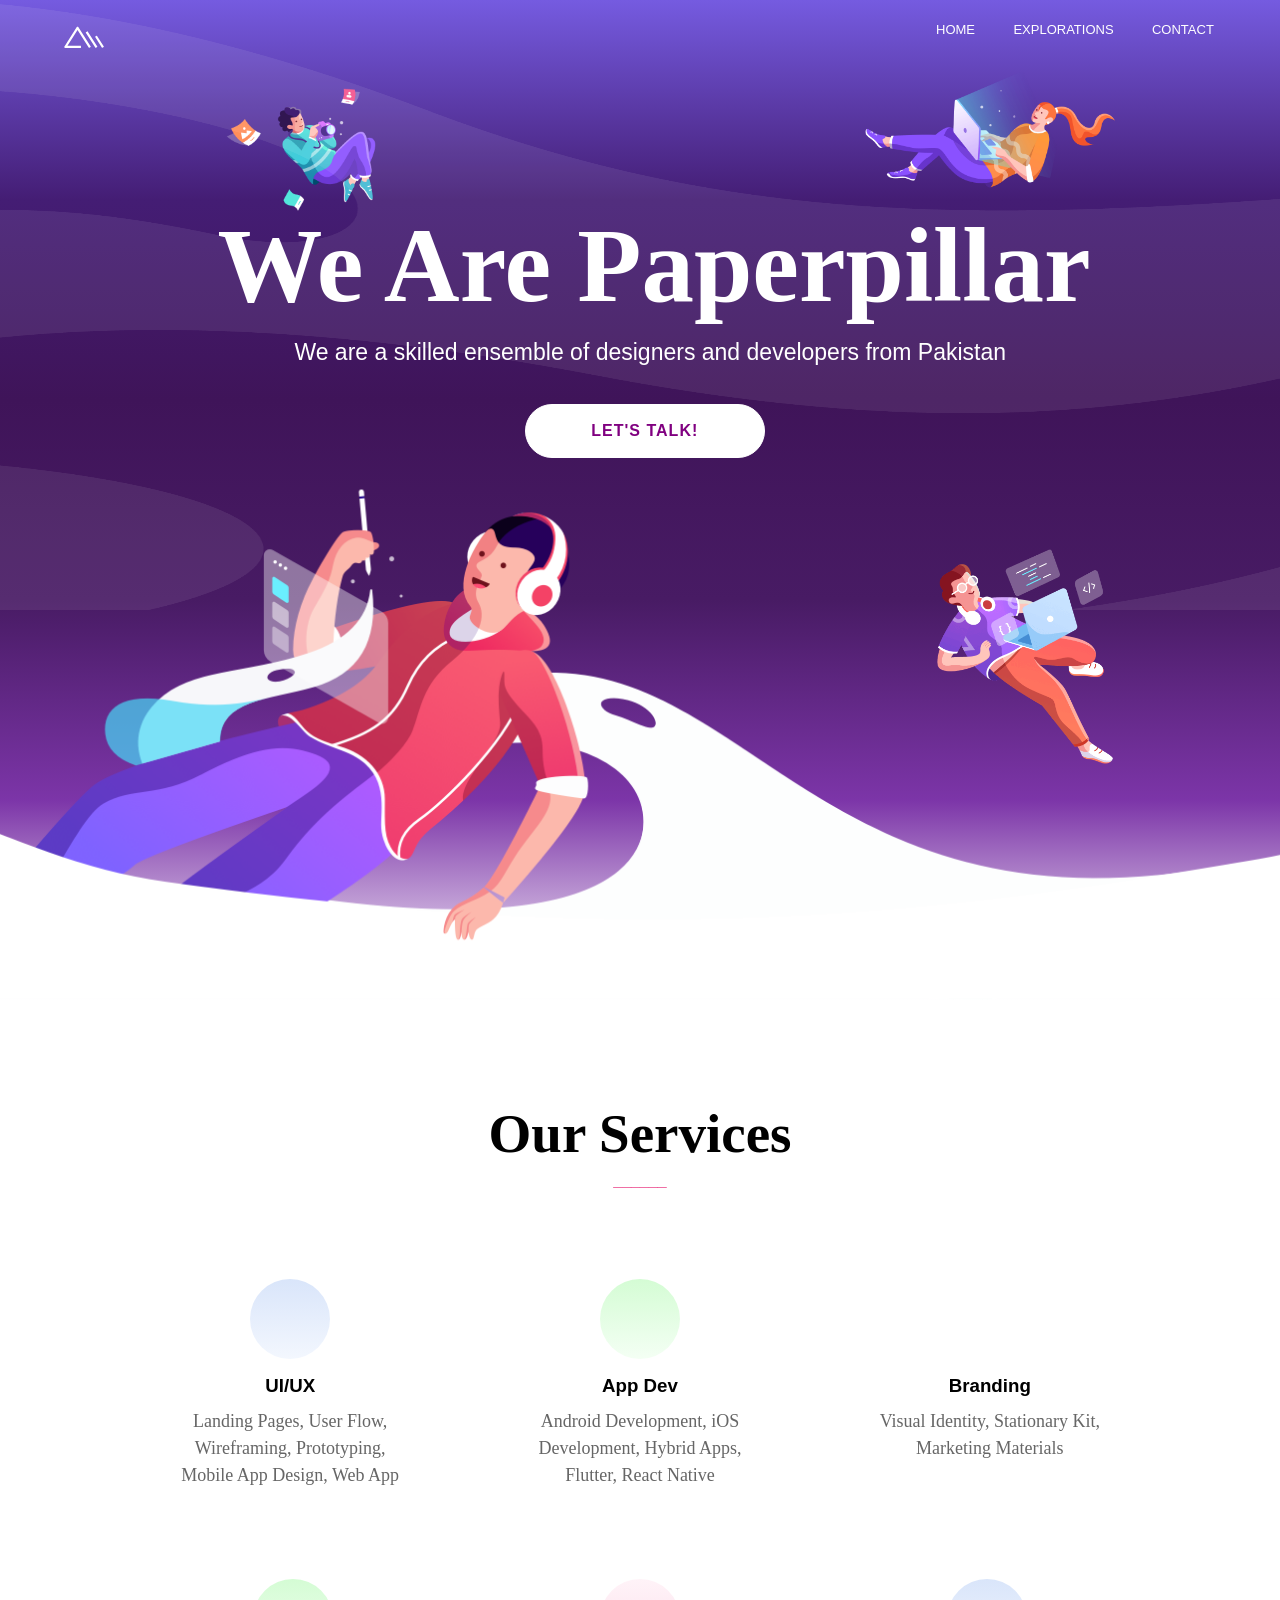
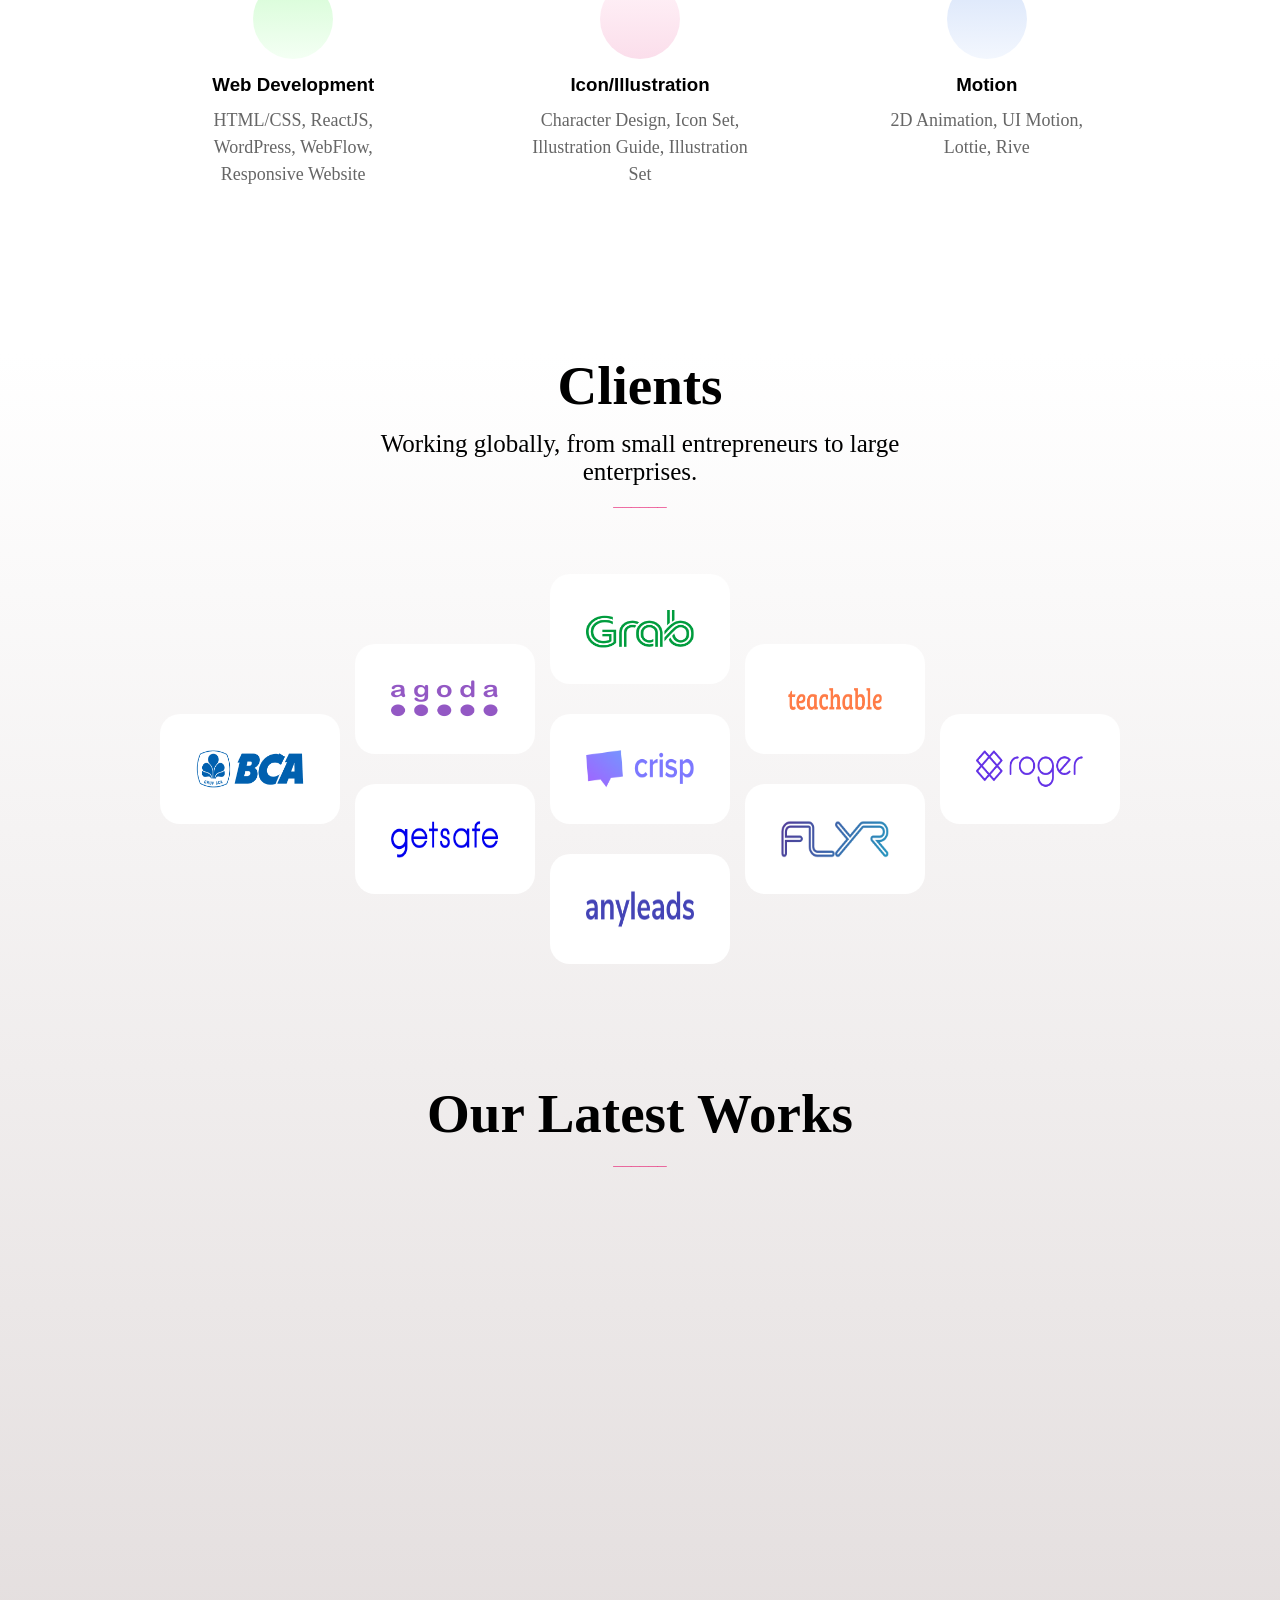
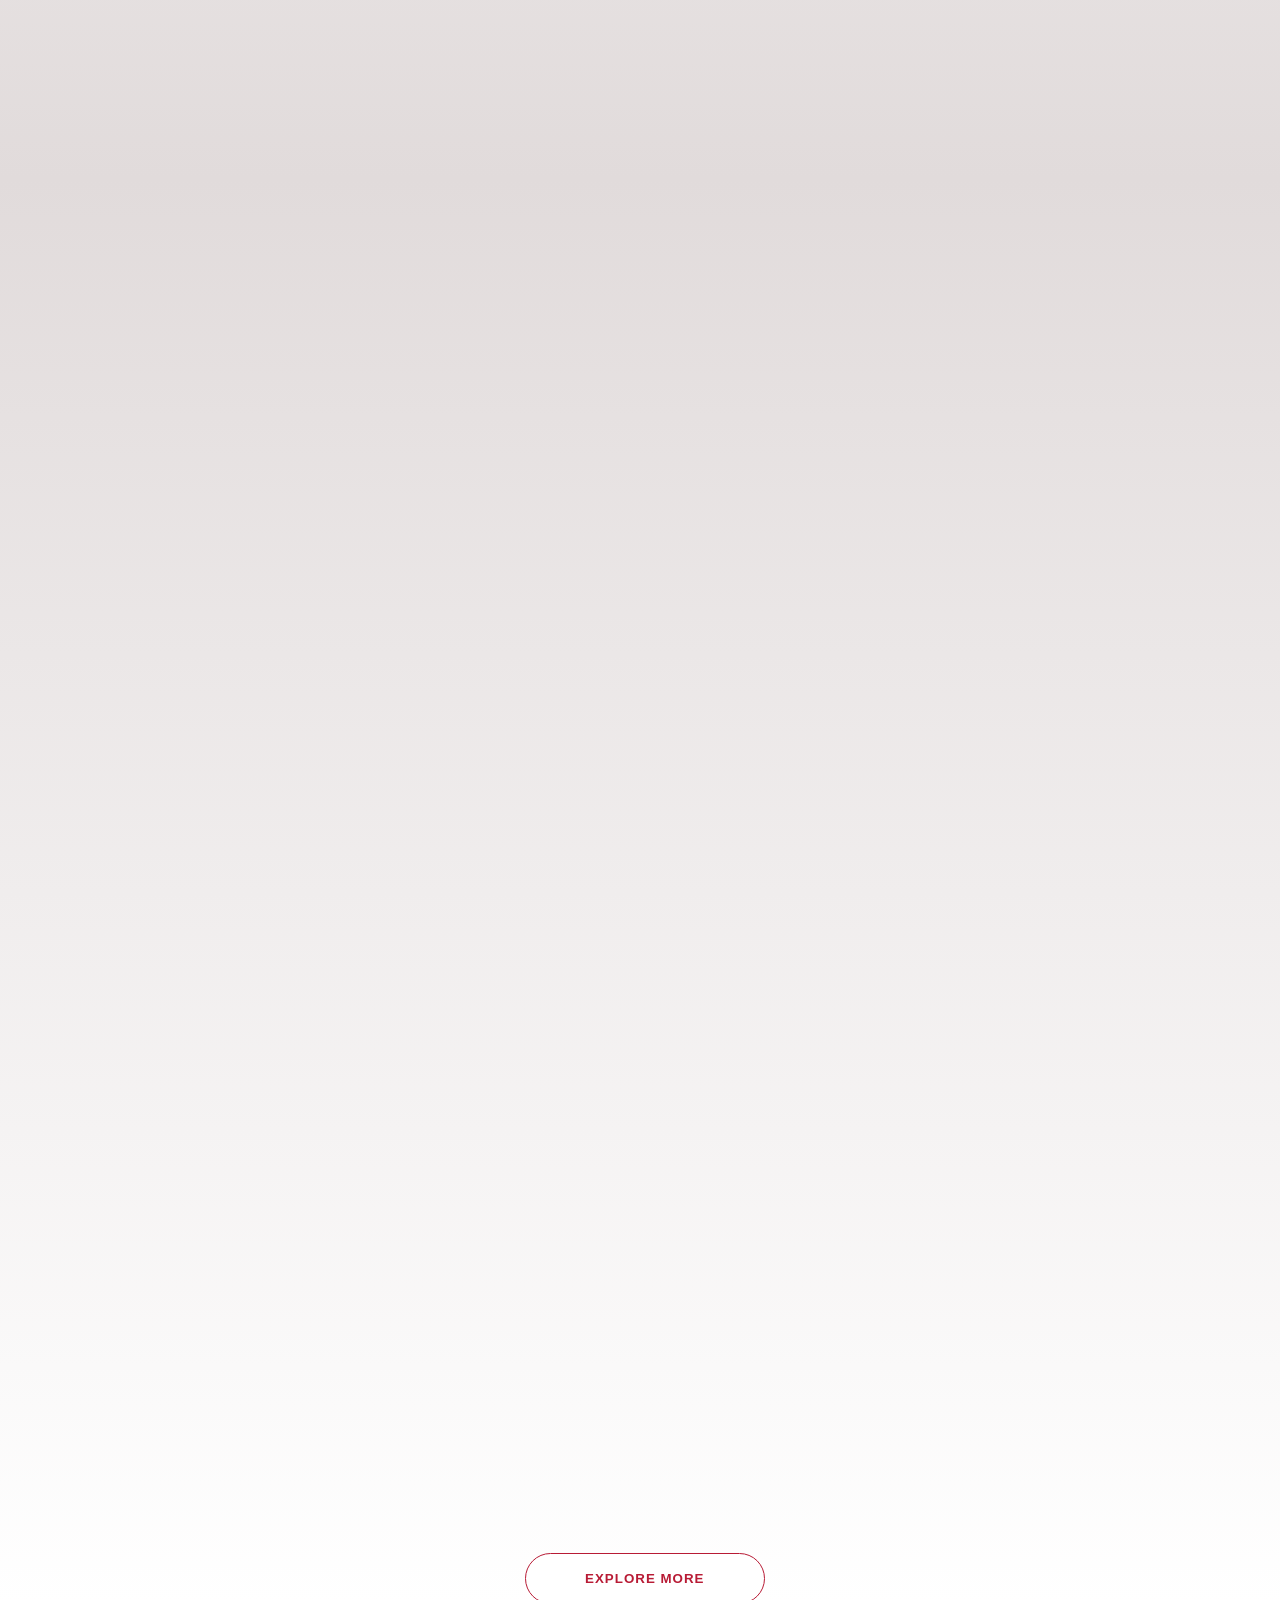
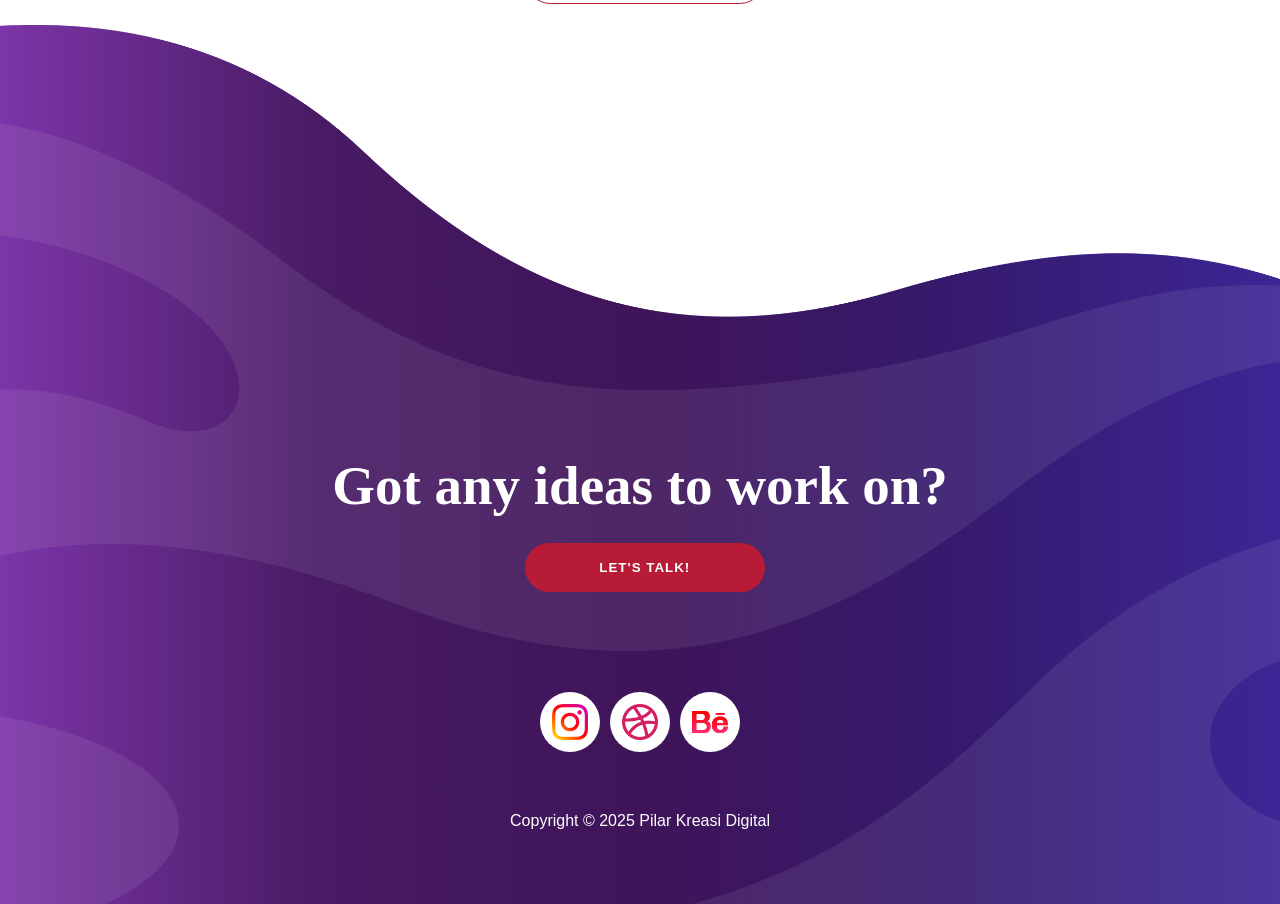
<file: files/index.html>
<!DOCTYPE html>
<html lang="en">
<head>
    <meta charset="UTF-8">
    <meta name="viewport" content="width=device-width, initial-scale=1.0">
    <title>Paperpillar</title>
    <link rel="stylesheet" href="style.css">
    <link href="../aos-master/aos-master/dist/aos.css" rel="stylesheet"> 

    <script src="jquery-3.7.1.js"></script>
    <script src="../jquery validation/dist/jquery.validate.min.js"></script>
    <script src="script.js"></script>
    <script src="../aos-master/aos-master/dist/aos.js"></script>
</head>
<body id="s-body">

    <div id="s-bg-wrapper">

        <header id="s-header">
            <div class="s-logo">
                <a href="index.html"><img src="../images/logo.svg"></a>
            </div>
            <a href="index.html" class="s-navbar" id="s-nav1">HOME</a>
            <a href="explorations.html" class="s-navbar">EXPLORATIONS</a>
            <a href="contact.html" class="s-navbar">CONTACT</a>
        </header>
        
        <section class="s-one">
            <h1 id="s-one-heading">We Are Paperpillar</h1>
            <p id="s-one-p">We are a skilled ensemble of designers and developers from Pakistan</p> 
                    <span class="s-button" id="s-button-one">LET'S TALK!</span>
                    <span id="s-mail"><img src="../images/mail.png"></span>
        </section>

    </div>

    <section class="s-two">

        <h1 class="s-heading">Our Services</h1>
        <p class="s-divider">______</p>

        <div class="s-flex">

            <div class="s-flex1">
                <div class="s-img" id="s-img1">
                    <img src="../images/uiux.png" data-aos="flip-left" data-aos-easing="ease-out-cubic" data-aos-duration="2000">
                </div>
                <h3 class="s-flex-h">UI/UX</h3>
                <p class="s-flex-p">Landing Pages, User Flow, Wireframing, Prototyping, Mobile App Design, Web App</p>
            </div>

            <div class="s-flex1">
                <div class="s-img" id="s-img2">
                    <img src="../images/app development.png" data-aos="flip-left" data-aos-easing="ease-out-cubic" data-aos-duration="2000">
                </div>
                <h3 class="s-flex-h">App Dev</h3>
                <p class="s-flex-p">Android Development, iOS Development, Hybrid Apps, Flutter, React Native</p>
            </div>

            <div class="s-flex1">
                <div class="s-img" id="s-img3" data-aos="flip-left" data-aos-easing="ease-out-cubic" data-aos-duration="2000">
                    <img src="../images/branding.png">
                </div>
                <h3 class="s-flex-h">Branding</h3>
                <p class="s-flex-p">Visual Identity, Stationary Kit, Marketing Materials</p>
            </div>

        </div>

        <div class="s-flex">

            <div class="s-flex2">
                <div class="s-img" id="s-img4">
                    <img src="../images/web development.png" data-aos="flip-left" data-aos-easing="ease-out-cubic" data-aos-duration="2000">
                </div>
                <h3 class="s-flex-h">Web Development</h3>
                <p class="s-flex-p">HTML/CSS, ReactJS, WordPress, WebFlow, Responsive Website</p>
            </div>

            <div class="s-flex2">
                <div class="s-img" id="s-img5">
                    <img src="../images/illustration.png" data-aos="flip-left" data-aos-easing="ease-out-cubic" data-aos-duration="2000">
                </div>
                <h3 class="s-flex-h">Icon/Illustration</h3>
                <p class="s-flex-p">Character Design, Icon Set, Illustration Guide, Illustration Set</p>
            </div>

            <div class="s-flex2">
                <div class="s-img" id="s-img6">
                    <img src="../images/motion.png" data-aos="flip-left" data-aos-easing="ease-out-cubic" data-aos-duration="2000">
                </div>
                <h3 class="s-flex-h">Motion</h3>
                <p class="s-flex-p">2D Animation, UI Motion, Lottie, Rive</p>
            </div>

        </div>
    </section>

<div class="s-grey-bg">

    <section class="s-three">

        <h1 class="s-heading">Clients</h1>
        <p class="s-three-p">Working globally, from small entrepreneurs to large <span>enterprises.</span></p>
        <p class="s-divider">______</p>

        <div class="s-grid">
            <div class="s-grid1">
                <img src="../images/BCA.png">
            </div>
            <div class="s-grid2">
                <img src="../images/agoda.png">
            </div>
            <div class="s-grid3">
                <img src="../images/getsafe.png">
            </div>
            <div class="s-grid4">
                <img src="../images/grab.png">
            </div>
            <div class="s-grid5">
                <img src="../images/crisp.png">
            </div>
            <div class="s-grid6">
                <img src="../images/anyleads.png">
            </div>
            <div class="s-grid7">
                <img src="../images/teachable.png">
            </div>
            <div class="s-grid8">
                <img src="../images/flyr.png">
            </div>
            <div class="s-grid9">
                <img src="../images/roger.png">
            </div>
        </div>

    </section>

    <section class="s-four">

        <h1 class="s-heading">Our Latest Works</h1>
        <p class="s-divider">______</p>
            
        <div class="s-box s-box1" data-aos="fade-right" data-aos-duration="1000">
            <div class="s-box-img s-box-img1">
                <img src="../images/box1.png">
            </div>
            <div class="s-boxtext1">
                <h1>Dongengin</h1>
                <p>Design & App Development for Children's Book App</p>
                <button class="s-button1">VIEW CASE STUDY</button>
            </div>
        </div>

        <div class="s-box s-box2" data-aos="fade-left" data-aos-duration="1000">
                <div class="s-box-img s-box-img2">
                    <img src="../images/box2.png">
                </div>
            
            <div class="s-boxtext2">
                <h1>Swypebites</h1>
                <p>Illustrations for Livestreaming Commerce Platform</p>
                <button class="s-button2">VIEW CASE STUDY</button>
            </div>
        </div>


        <div class="s-box s-box3" data-aos="fade-right" data-aos-duration="1000">
            <div class="s-box-img s-box-img3">
                <img src="../images/box3.png">
            </div>
            <div class="s-boxtext1">
                <h1>Crisp</h1>
                <p>Clean Design for a Customer Messaging App</p>
                <button class="s-button3">VIEW CASE STUDY</button>
            </div>
        </div>

       
        <div class="s-box s-box4" data-aos="fade-left" data-aos-duration="1000">
            <div class="s-box-img s-box-img4">
                <img src="../images/box4.png">
            </div>
            <div class="s-boxtext2 s-boxtext4">
                <h1>HoopsAI</h1>
                <p>Branding for a Content Generation Platform</p>
                <button class="s-button4">VIEW CASE STUDY</button>
            </div>
        </div>
        <a href="explorations.html"><button class="s-button" id="s-button-four">EXPLORE MORE</button></a>

    </section>

</div>

    <footer class="s-footer">
        <div class="s-footer-img"></div>
        <div class="s-footer-text">
            <h1 class="s-heading s-four-heading">Got any ideas to work on?</h1>
            <button class="s-button s-button-footer">LET'S TALK!</button>
            <div class="s-socials">
                <a href="https://www.instagram.com/paperpillar/" target="_blank" class="s-imgwrapper"><img src="../images/instagram.png"></a>
                <a href="https://dribbble.com/paperpillar" target="_blank" class="s-imgwrapper"><img src="../images/dribble.png"></a>
                <a href="https://www.behance.net/paperpillarstudio" target="_blank" class="s-imgwrapper"><img src="../images/behance.png"></a>
            </div>
            <p class="s-copyright">Copyright &copy; 2025 Pilar Kreasi Digital</p>
        </div>
    </footer>

</body>
</html>
</file>
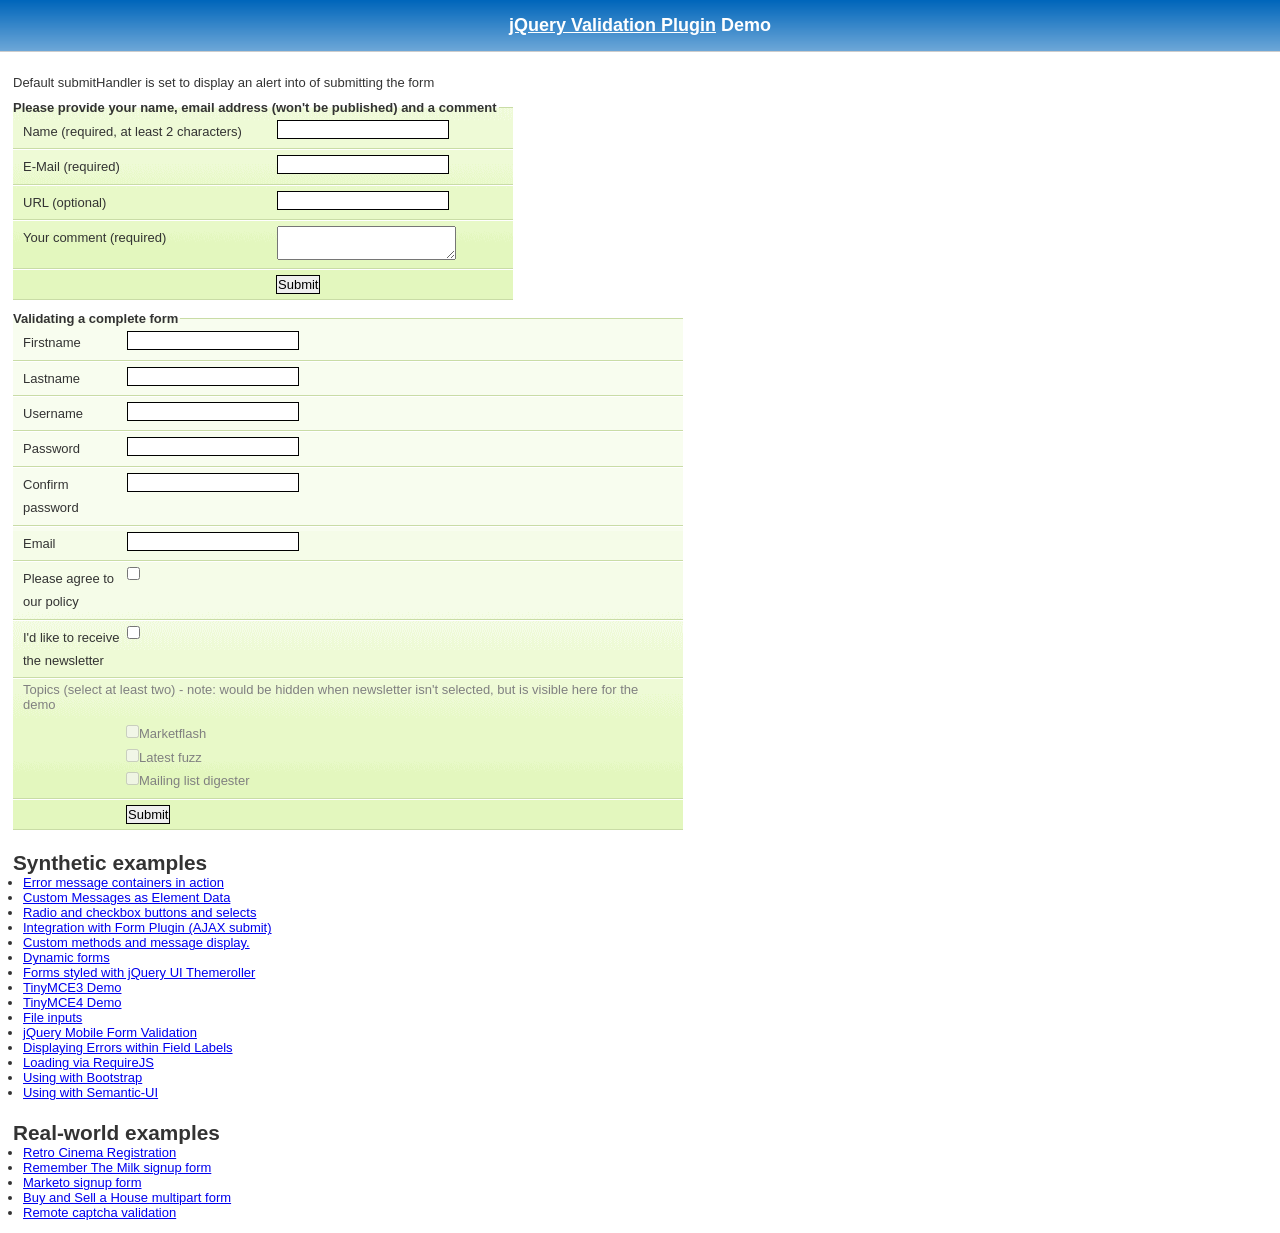
<file: jquery validation/demo/index.html>
<!DOCTYPE html>
<html lang="en">
<head>
	<meta charset="utf-8">
	<title>jQuery validation plug-in - main demo</title>
	<link rel="stylesheet" href="css/screen.css">
	<script src="../lib/jquery.js"></script>
	<script src="../dist/jquery.validate.js"></script>
	<script>
	$.validator.setDefaults({
		submitHandler: function() {
			alert("submitted!");
		}
	});

	$().ready(function() {
		// validate the comment form when it is submitted
		$("#commentForm").validate();

		// validate signup form on keyup and submit
		$("#signupForm").validate({
			rules: {
				firstname: "required",
				lastname: "required",
				username: {
					required: true,
					minlength: 2
				},
				password: {
					required: true,
					minlength: 5
				},
				confirm_password: {
					required: true,
					minlength: 5,
					equalTo: "#password"
				},
				email: {
					required: true,
					email: true
				},
				topic: {
					required: "#newsletter:checked",
					minlength: 2
				},
				agree: "required"
			},
			messages: {
				firstname: "Please enter your firstname",
				lastname: "Please enter your lastname",
				username: {
					required: "Please enter a username",
					minlength: "Your username must consist of at least 2 characters"
				},
				password: {
					required: "Please provide a password",
					minlength: "Your password must be at least 5 characters long"
				},
				confirm_password: {
					required: "Please provide a password",
					minlength: "Your password must be at least 5 characters long",
					equalTo: "Please enter the same password as above"
				},
				email: "Please enter a valid email address",
				agree: "Please accept our policy",
				topic: "Please select at least 2 topics"
			}
		});

		// propose username by combining first- and lastname
		$("#username").focus(function() {
			var firstname = $("#firstname").val();
			var lastname = $("#lastname").val();
			if (firstname && lastname && !this.value) {
				this.value = firstname + "." + lastname;
			}
		});

		//code to hide topic selection, disable for demo
		var newsletter = $("#newsletter");
		// newsletter topics are optional, hide at first
		var inital = newsletter.is(":checked");
		var topics = $("#newsletter_topics")[inital ? "removeClass" : "addClass"]("gray");
		var topicInputs = topics.find("input").attr("disabled", !inital);
		// show when newsletter is checked
		newsletter.click(function() {
			topics[this.checked ? "removeClass" : "addClass"]("gray");
			topicInputs.attr("disabled", !this.checked);
		});
	});
	</script>
	<style>
	#commentForm {
		width: 500px;
	}
	#commentForm label {
		width: 250px;
	}
	#commentForm label.error, #commentForm input.submit {
		margin-left: 253px;
	}
	#signupForm {
		width: 670px;
	}
	#signupForm label.error {
		margin-left: 10px;
		width: auto;
		display: inline;
	}
	#newsletter_topics label.error {
		display: none;
		margin-left: 103px;
	}
	</style>
</head>
<body>
<h1 id="banner"><a href="https://jqueryvalidation.org/">jQuery Validation Plugin</a> Demo</h1>
<div id="main">
	<p>Default submitHandler is set to display an alert into of submitting the form</p>
	<form class="cmxform" id="commentForm" method="get" action="">
		<fieldset>
			<legend>Please provide your name, email address (won't be published) and a comment</legend>
			<p>
				<label for="cname">Name (required, at least 2 characters)</label>
				<input id="cname" name="name" minlength="2" type="text" required>
			</p>
			<p>
				<label for="cemail">E-Mail (required)</label>
				<input id="cemail" type="email" name="email" required>
			</p>
			<p>
				<label for="curl">URL (optional)</label>
				<input id="curl" type="url" name="url">
			</p>
			<p>
				<label for="ccomment">Your comment (required)</label>
				<textarea id="ccomment" name="comment" required></textarea>
			</p>
			<p>
				<input class="submit" type="submit" value="Submit">
			</p>
		</fieldset>
	</form>
	<form class="cmxform" id="signupForm" method="get" action="">
		<fieldset>
			<legend>Validating a complete form</legend>
			<p>
				<label for="firstname">Firstname</label>
				<input id="firstname" name="firstname" type="text">
			</p>
			<p>
				<label for="lastname">Lastname</label>
				<input id="lastname" name="lastname" type="text">
			</p>
			<p>
				<label for="username">Username</label>
				<input id="username" name="username" type="text">
			</p>
			<p>
				<label for="password">Password</label>
				<input id="password" name="password" type="password">
			</p>
			<p>
				<label for="confirm_password">Confirm password</label>
				<input id="confirm_password" name="confirm_password" type="password">
			</p>
			<p>
				<label for="email">Email</label>
				<input id="email" name="email" type="email">
			</p>
			<p>
				<label for="agree">Please agree to our policy</label>
				<input type="checkbox" class="checkbox" id="agree" name="agree">
			</p>
			<p>
				<label for="newsletter">I'd like to receive the newsletter</label>
				<input type="checkbox" class="checkbox" id="newsletter" name="newsletter">
			</p>
			<fieldset id="newsletter_topics">
				<legend>Topics (select at least two) - note: would be hidden when newsletter isn't selected, but is visible here for the demo</legend>
				<label for="topic_marketflash">
					<input type="checkbox" id="topic_marketflash" value="marketflash" name="topic">Marketflash
				</label>
				<label for="topic_fuzz">
					<input type="checkbox" id="topic_fuzz" value="fuzz" name="topic">Latest fuzz
				</label>
				<label for="topic_digester">
					<input type="checkbox" id="topic_digester" value="digester" name="topic">Mailing list digester
				</label>
				<label for="topic" class="error">Please select at least two topics you'd like to receive.</label>
			</fieldset>
			<p>
				<input class="submit" type="submit" value="Submit">
			</p>
		</fieldset>
	</form>
	<h3>Synthetic examples</h3>
	<ul>
		<li><a href="errorcontainer-demo.html">Error message containers in action</a>
		</li>
		<li><a href="custom-messages-data-demo.html">Custom Messages as Element Data</a>
		</li>
		<li><a href="radio-checkbox-select-demo.html">Radio and checkbox buttons and selects</a>
		</li>
		<li><a href="ajaxSubmit-integration-demo.html">Integration with Form Plugin (AJAX submit)</a>
		</li>
		<li><a href="custom-methods-demo.html">Custom methods and message display.</a>
		</li>
		<li><a href="dynamic-totals.html">Dynamic forms</a>
		</li>
		<li><a href="themerollered.html">Forms styled with jQuery UI Themeroller</a>
		</li>
		<li><a href="tinymce/">TinyMCE3 Demo</a>
		</li>
		<li><a href="tinymce4/">TinyMCE4 Demo</a>
		</li>
		<li><a href="file_input.html">File inputs</a>
		</li>
		<li><a href="jquerymobile.html">jQuery Mobile Form Validation</a>
		</li>
		<li><a href="errors-within-labels.html">Displaying Errors within Field Labels</a>
		</li>
		<li><a href="requirejs/index.html">Loading via RequireJS</a>
		</li>
		<li><a href="bootstrap/index.html">Using with Bootstrap</a>
		</li>
		<li><a href="semantic-ui/index.html">Using with Semantic-UI</a>
		</li>
	</ul>
	<h3>Real-world examples</h3>
	<ul>
		<li><a href="cinema/">Retro Cinema Registration</a></li>
		<li><a href="milk/">Remember The Milk signup form</a></li>
		<li><a href="marketo/">Marketo signup form</a></li>
		<li><a href="multipart/">Buy and Sell a House multipart form</a></li>
		<li><a href="captcha/">Remote captcha validation</a></li>
	</ul>
</div>
</body>
</html>
</file>
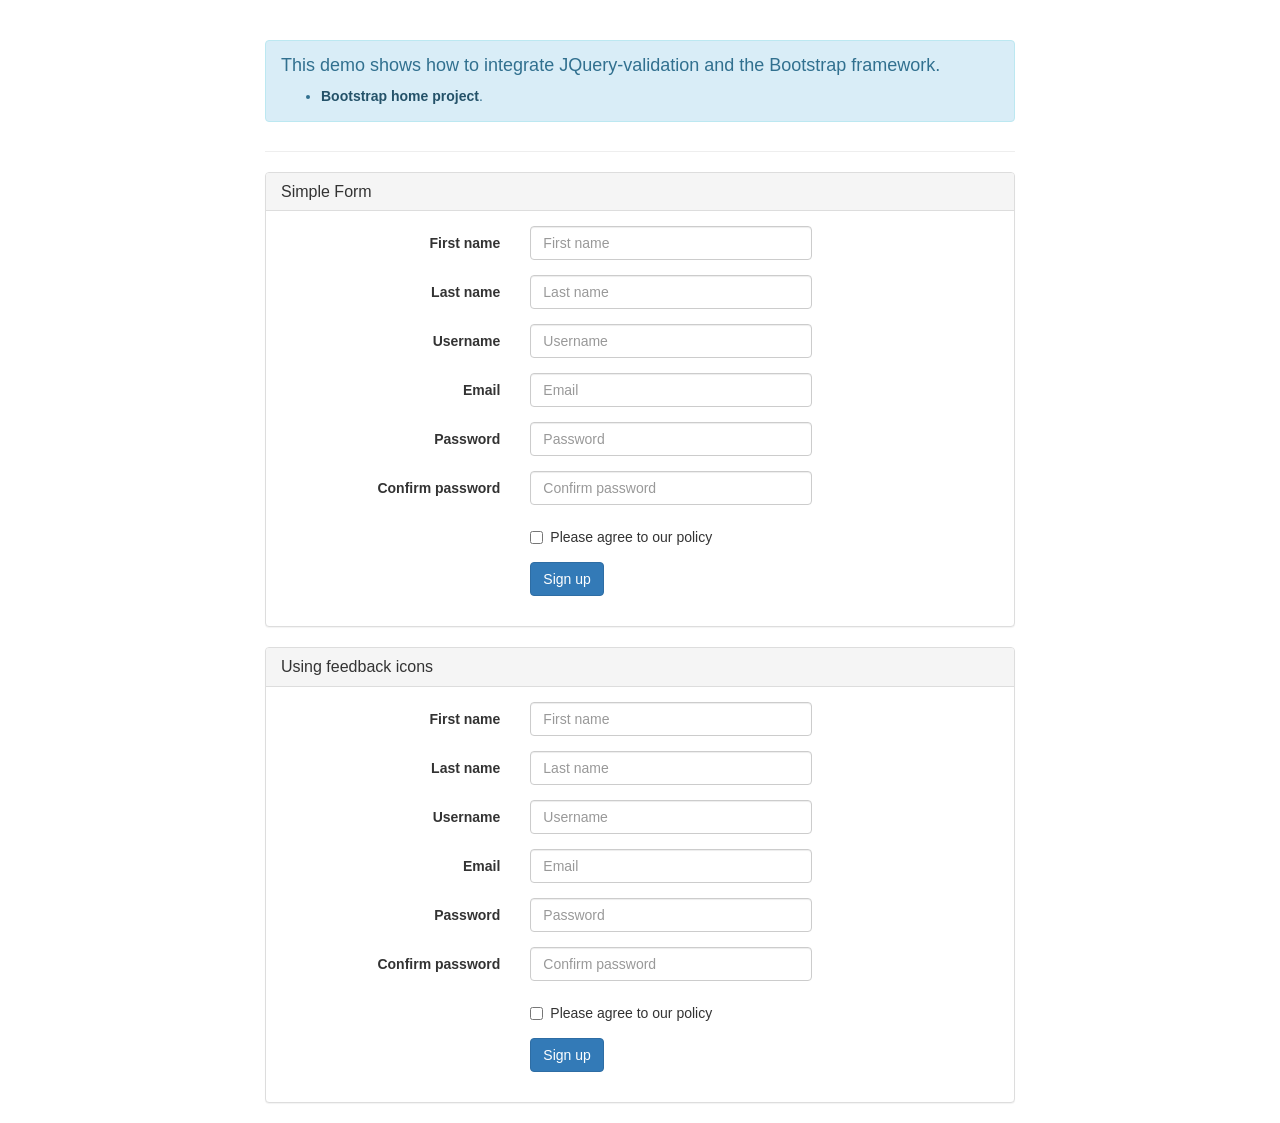
<file: jquery validation/demo/bootstrap/index.html>
<!DOCTYPE html>
<html>
<head>
	<title>JQuery-validation demo | Bootstrap</title>

	<link rel="stylesheet" href="https://maxcdn.bootstrapcdn.com/bootstrap/3.3.5/css/bootstrap.min.css" />

	<script type="text/javascript" src="../../lib/jquery-1.11.1.js"></script>
	<script type="text/javascript" src="../../dist/jquery.validate.js"></script>
</head>
<body>
	<div class="container">
		<div class="row">
			<div class="col-sm-8 col-sm-offset-2">
				<div class="page-header">
					<div class="alert alert-info" role="alert">
						<h4>This demo shows how to integrate JQuery-validation and the Bootstrap framework.</h4>
						<ul>
							<li><a href="https://getbootstrap.com/" class="alert-link">Bootstrap home project</a>.</li>
						</ul>
					</div>
				</div>

				<div class="panel panel-default">
					<div class="panel-heading">
						<h3 class="panel-title">Simple Form</h3>
					</div>
					<div class="panel-body">
						<form id="signupForm" method="post" class="form-horizontal" action="">
							<div class="form-group">
								<label class="col-sm-4 control-label" for="firstname">First name</label>
								<div class="col-sm-5">
									<input type="text" class="form-control" id="firstname" name="firstname" placeholder="First name" />
								</div>
							</div>

							<div class="form-group">
								<label class="col-sm-4 control-label" for="lastname">Last name</label>
								<div class="col-sm-5">
									<input type="text" class="form-control" id="lastname" name="lastname" placeholder="Last name" />
								</div>
							</div>

							<div class="form-group">
								<label class="col-sm-4 control-label" for="username">Username</label>
								<div class="col-sm-5">
									<input type="text" class="form-control" id="username" name="username" placeholder="Username" />
								</div>
							</div>

							<div class="form-group">
								<label class="col-sm-4 control-label" for="email">Email</label>
								<div class="col-sm-5">
									<input type="text" class="form-control" id="email" name="email" placeholder="Email" />
								</div>
							</div>

							<div class="form-group">
								<label class="col-sm-4 control-label" for="password">Password</label>
								<div class="col-sm-5">
									<input type="password" class="form-control" id="password" name="password" placeholder="Password" />
								</div>
							</div>

							<div class="form-group">
								<label class="col-sm-4 control-label" for="confirm_password">Confirm password</label>
								<div class="col-sm-5">
									<input type="password" class="form-control" id="confirm_password" name="confirm_password" placeholder="Confirm password" />
								</div>
							</div>

							<div class="form-group">
								<div class="col-sm-5 col-sm-offset-4">
									<div class="checkbox">
										<label>
											<input type="checkbox" id="agree" name="agree" value="agree" />Please agree to our policy
										</label>
									</div>
								</div>
							</div>

							<div class="form-group">
								<div class="col-sm-9 col-sm-offset-4">
									<button type="submit" class="btn btn-primary" name="signup" value="Sign up">Sign up</button>
								</div>
							</div>
						</form>
					</div>
				</div>

				<div class="panel panel-default">
					<div class="panel-heading">
						<h3 class="panel-title">Using feedback icons</h3>
					</div>
					<div class="panel-body">
						<form id="signupForm1" method="post" class="form-horizontal" action="">
							<div class="form-group">
								<label class="col-sm-4 control-label" for="firstname1">First name</label>
								<div class="col-sm-5">
									<input type="text" class="form-control" id="firstname1" name="firstname1" placeholder="First name" />
								</div>
							</div>

							<div class="form-group">
								<label class="col-sm-4 control-label" for="lastname1">Last name</label>
								<div class="col-sm-5">
									<input type="text" class="form-control" id="lastname1" name="lastname1" placeholder="Last name" />
								</div>
							</div>

							<div class="form-group">
								<label class="col-sm-4 control-label" for="username1">Username</label>
								<div class="col-sm-5">
									<input type="text" class="form-control" id="username1" name="username1" placeholder="Username" />
								</div>
							</div>

							<div class="form-group">
								<label class="col-sm-4 control-label" for="email1">Email</label>
								<div class="col-sm-5">
									<input type="text" class="form-control" id="email1" name="email1" placeholder="Email" />
								</div>
							</div>

							<div class="form-group">
								<label class="col-sm-4 control-label" for="password1">Password</label>
								<div class="col-sm-5">
									<input type="password" class="form-control" id="password1" name="password1" placeholder="Password" />
								</div>
							</div>

							<div class="form-group">
								<label class="col-sm-4 control-label" for="confirm_password1">Confirm password</label>
								<div class="col-sm-5">
									<input type="password" class="form-control" id="confirm_password1" name="confirm_password1" placeholder="Confirm password" />
								</div>
							</div>

							<div class="form-group">
								<div class="col-sm-5 col-sm-offset-4">
									<div class="checkbox">
										<label>
											<input type="checkbox" id="agree1" name="agree1" value="agree" />Please agree to our policy
										</label>
									</div>
								</div>
							</div>

							<div class="form-group">
								<div class="col-sm-9 col-sm-offset-4">
									<button type="submit" class="btn btn-primary" name="signup1" value="Sign up">Sign up</button>
								</div>
							</div>
						</form>
					</div>
				</div>
			</div>
		</div>
	</div>
	<script type="text/javascript">
		$.validator.setDefaults( {
			submitHandler: function () {
				alert( "submitted!" );
			}
		} );

		$( document ).ready( function () {
			$( "#signupForm" ).validate( {
				rules: {
					firstname: "required",
					lastname: "required",
					username: {
						required: true,
						minlength: 2
					},
					password: {
						required: true,
						minlength: 5
					},
					confirm_password: {
						required: true,
						minlength: 5,
						equalTo: "#password"
					},
					email: {
						required: true,
						email: true
					},
					agree: "required"
				},
				messages: {
					firstname: "Please enter your firstname",
					lastname: "Please enter your lastname",
					username: {
						required: "Please enter a username",
						minlength: "Your username must consist of at least 2 characters"
					},
					password: {
						required: "Please provide a password",
						minlength: "Your password must be at least 5 characters long"
					},
					confirm_password: {
						required: "Please provide a password",
						minlength: "Your password must be at least 5 characters long",
						equalTo: "Please enter the same password as above"
					},
					email: "Please enter a valid email address",
					agree: "Please accept our policy"
				},
				errorElement: "em",
				errorPlacement: function ( error, element ) {
					// Add the `help-block` class to the error element
					error.addClass( "help-block" );

					if ( element.prop( "type" ) === "checkbox" ) {
						error.insertAfter( element.parent( "label" ) );
					} else {
						error.insertAfter( element );
					}
				},
				highlight: function ( element, errorClass, validClass ) {
					$( element ).parents( ".col-sm-5" ).addClass( "has-error" ).removeClass( "has-success" );
				},
				unhighlight: function (element, errorClass, validClass) {
					$( element ).parents( ".col-sm-5" ).addClass( "has-success" ).removeClass( "has-error" );
				}
			} );

			$( "#signupForm1" ).validate( {
				rules: {
					firstname1: "required",
					lastname1: "required",
					username1: {
						required: true,
						minlength: 2
					},
					password1: {
						required: true,
						minlength: 5
					},
					confirm_password1: {
						required: true,
						minlength: 5,
						equalTo: "#password1"
					},
					email1: {
						required: true,
						email: true
					},
					agree1: "required"
				},
				messages: {
					firstname1: "Please enter your firstname",
					lastname1: "Please enter your lastname",
					username1: {
						required: "Please enter a username",
						minlength: "Your username must consist of at least 2 characters"
					},
					password1: {
						required: "Please provide a password",
						minlength: "Your password must be at least 5 characters long"
					},
					confirm_password1: {
						required: "Please provide a password",
						minlength: "Your password must be at least 5 characters long",
						equalTo: "Please enter the same password as above"
					},
					email1: "Please enter a valid email address",
					agree1: "Please accept our policy"
				},
				errorElement: "em",
				errorPlacement: function ( error, element ) {
					// Add the `help-block` class to the error element
					error.addClass( "help-block" );

					// Add `has-feedback` class to the parent div.form-group
					// in order to add icons to inputs
					element.parents( ".col-sm-5" ).addClass( "has-feedback" );

					if ( element.prop( "type" ) === "checkbox" ) {
						error.insertAfter( element.parent( "label" ) );
					} else {
						error.insertAfter( element );
					}

					// Add the span element, if doesn't exists, and apply the icon classes to it.
					if ( !element.next( "span" )[ 0 ] ) {
						$( "<span class='glyphicon glyphicon-remove form-control-feedback'></span>" ).insertAfter( element );
					}
				},
				success: function ( label, element ) {
					// Add the span element, if doesn't exists, and apply the icon classes to it.
					if ( !$( element ).next( "span" )[ 0 ] ) {
						$( "<span class='glyphicon glyphicon-ok form-control-feedback'></span>" ).insertAfter( $( element ) );
					}
				},
				highlight: function ( element, errorClass, validClass ) {
					$( element ).parents( ".col-sm-5" ).addClass( "has-error" ).removeClass( "has-success" );
					$( element ).next( "span" ).addClass( "glyphicon-remove" ).removeClass( "glyphicon-ok" );
				},
				unhighlight: function ( element, errorClass, validClass ) {
					$( element ).parents( ".col-sm-5" ).addClass( "has-success" ).removeClass( "has-error" );
					$( element ).next( "span" ).addClass( "glyphicon-ok" ).removeClass( "glyphicon-remove" );
				}
			} );
		} );
	</script>
</body>
</html>
</file>
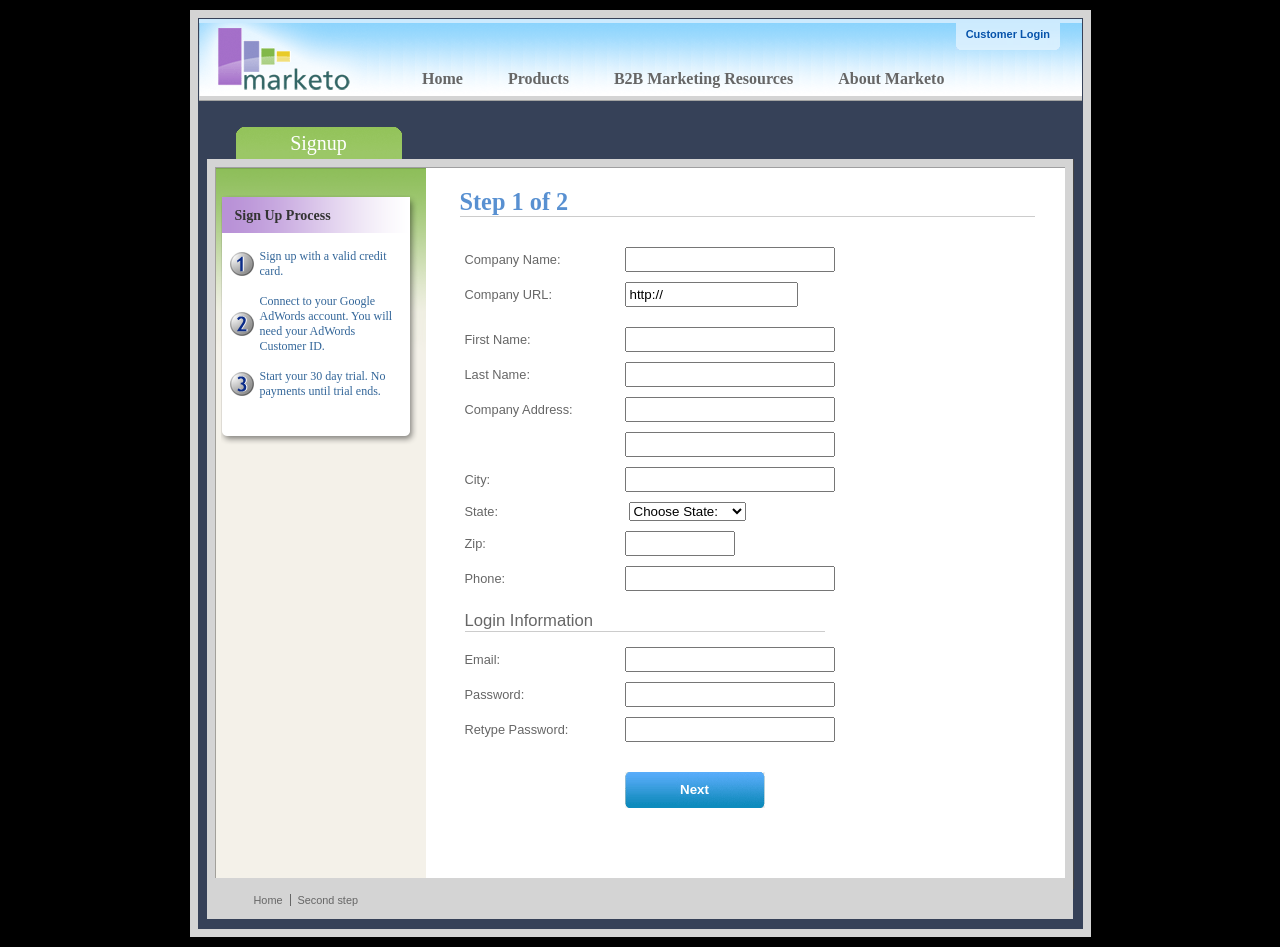
<file: jquery validation/demo/marketo/index.html>
<!DOCTYPE html>
<html lang="en">
<head>
	<meta charset="utf-8">
	<title>Subscription Signup | Marketo</title>
	<script src="../../lib/jquery.js"></script>
	<script src="../../lib/jquery.mockjax.js"></script>
	<script src="../../dist/jquery.validate.js"></script>
	<script src="jquery.maskedinput.js"></script>
	<script src="mktSignup.js"></script>
	<link rel="stylesheet" href="stylesheet.css">
</head>
<body>
<!-- start page wrapper -->
<div id="letterbox">
	<!-- start header container -->
	<div id="header-background">
		<div class="nav-global-container">
			<div class="login">
				<a href="#">
					<span></span>Customer Login</a>
			</div>
			<div class="logo">
				<a href="#">
					<img src="images/logo_marketo.gif" width="168" height="73" alt="Marketo">
				</a>
			</div>
			<div class="nav-global">
				<ul>
					<li>
						<a href="#" class="nav-g01">
							<span></span>Home</a>
					</li>
					<li>
						<a href="#" class="nav-g02">
							<span></span>Products</a>
					</li>
					<li>
						<a href="#" class="nav-g04">
							<span></span>B2B Marketing Resources</a>
					</li>
					<li>
						<a href="#" class="nav-g05">
							<span></span>About Marketo</a>
					</li>
				</ul>
			</div>
		</div>
	</div>
	<!-- end header container -->
	<div class="line-grey-tier"></div>
	<!-- start page container 2 div-->
	<div id="page-container" class="resize">
		<div id="page-content-inner" class="resize">
			<!-- start col-main -->
			<div id="col-main" class="resize" style="">
				<!-- start main content -->
				<div class="main-content resize">
					<div class="action-container" style="display:none;"></div>
					<h1>Step 1 of 2</h1>
					<p>
					</p>
					<br clear="all">
					<div>
						<form id="profileForm" type="actionForm" action="step2.htm" method="get">
							<div class="error" style="display:none;">
								<img src="images/warning.gif" alt="Warning!" width="24" height="24" style="float:left; margin: -5px 10px 0px 0px;">
								<span></span>.
								<br clear="all">
							</div>
							<table cellpadding="0" cellspacing="0" border="0">
								<tr>
									<td class="label">
										<label for="co_name">Company Name:</label>
									</td>
									<td class="field">
										<input id="co_name" class="required" maxlength="40" name="co_name" size="20" type="text" tabindex="1" value="">
									</td>
								</tr>
								<tr>
									<td class="label">
										<label for="co_url">Company URL:</label>
									</td>
									<td class="field">
										<input id="co_url" class="required defaultInvalid url" maxlength="40" name="co_url" style="width:163px" type="text" tabindex="2" value="http://">
									</td>
								</tr>
								<tr>
									<td>
									<td>
								</tr>
								<tr>
									<td class="label">
										<label for="first_name">First Name:</label>
									</td>
									<td class="field">
										<input id="first_name" class="required" maxlength="40" name="first_name" size="20" type="text" tabindex="3" value="">
									</td>
								</tr>
								<tr>
									<td class="label">
										<label for="last_name">Last Name:</label>
									</td>
									<td class="field">
										<input id="last_name" class="required" maxlength="40" name="last_name" size="20" type="text" tabindex="4" value="">
									</td>
								</tr>
								<tr>
									<td class="label">
										<label for="address1">Company Address:</label>
									</td>
									<td class="field">
										<input maxlength="40" class="required" name="address1" size="20" type="text" tabindex="5" value="">
									</td>
								</tr>
								<tr>
									<td class="label"></td>
									<td class="field">
										<input maxlength="40" name="address2" size="20" type="text" tabindex="6" value="">
									</td>
								</tr>
								<tr>
									<td class="label">
										<label for="city">City:</label>
									</td>
									<td class="field">
										<input maxlength="40" class="required" name="city" size="20" type="text" tabindex="7" value="">
									</td>
								</tr>
								<tr>
									<td class="label">
										<label for="state">State:</label>
									</td>
									<td class="field">
										<select id="state" class="required" name="state" style="margin-left: 4px;" tabindex="8">
											<option value="">Choose State:</option>
											<option value="AL">Alabama</option>
											<option value="AK">Alaska</option>
											<option value="AZ">Arizona</option>
											<option value="AR">Arkansas</option>
											<option value="CA">California</option>
											<option value="CO">Colorado</option>
											<option value="CT">Connecticut</option>
											<option value="DE">Delaware</option>
											<option value="FL">Florida</option>
											<option value="GA">Georgia</option>
											<option value="HI">Hawaii</option>
											<option value="ID">Idaho</option>
											<option value="IL">Illinois</option>
											<option value="IN">Indiana</option>
											<option value="IA">Iowa</option>
											<option value="KS">Kansas</option>
											<option value="KY">Kentucky</option>
											<option value="LA">Louisiana</option>
											<option value="ME">Maine</option>
											<option value="MD">Maryland</option>
											<option value="MA">Massachusetts</option>
											<option value="MI">Michigan</option>
											<option value="MN">Minnesota</option>
											<option value="MS">Mississippi</option>
											<option value="MO">Missouri</option>
											<option value="MT">Montana</option>
											<option value="NE">Nebraska</option>
											<option value="NV">Nevada</option>
											<option value="NH">New Hampshire</option>
											<option value="NJ">New Jersey</option>
											<option value="NM">New Mexico</option>
											<option value="NY">New York</option>
											<option value="NC">North Carolina</option>
											<option value="ND">North Dakota</option>
											<option value="OH">Ohio</option>
											<option value="OK">Oklahoma</option>
											<option value="OR">Oregon</option>
											<option value="PA">Pennsylvania</option>
											<option value="RI">Rhode Island</option>
											<option value="SC">South Carolina</option>
											<option value="SD">South Dakota</option>
											<option value="TN">Tennessee</option>
											<option value="TX">Texas</option>
											<option value="UT">Utah</option>
											<option value="VT">Vermont</option>
											<option value="VA">Virginia</option>
											<option value="WA">Washington</option>
											<option value="WV">West Virginia</option>
											<option value="WI">Wisconsin</option>
											<option value="WY">Wyoming</option>
										</select>
									</td>
								</tr>
								<tr>
									<td class="label">
										<label for="zip">Zip:</label>
									</td>
									<td class="field">
										<input maxlength="10" name="zip" style="width: 100px" type="text" class="required zipcode" tabindex="9" value="">
									</td>
								</tr>
								<tr>
									<td class="label">
										<label for="phone">Phone:</label>
									</td>
									<td class="field">
										<input id="phone" maxlength="14" name="phone" type="text" class="required phone" tabindex="10" value="">
									</td>
								</tr>
								<tr>
									<td colspan="2">
										<h2 style="border-bottom: 1px solid #CCCCCC;">Login Information</h2>
									</td>
								</tr>
								<tr>
									<td class="label">
										<label for="email">Email:</label>
									</td>
									<td class="field">
										<input id="email" class="required email" remote="emails.action" maxlength="40" name="email" size="20" type="text" tabindex="11" value="">
									</td>
								</tr>
								<tr>
									<td class="label">
										<label for="password1">Password:</label>
									</td>
									<td class="field">
										<input id="password1" class="required password" maxlength="40" name="password1" size="20" type="password" tabindex="12" value="">
									</td>
								</tr>
								<tr>
									<td class="label">
										<label for="password2">Retype Password:</label>
									</td>
									<td class="field">
										<input id="password2" class="required" equalTo="#password1" maxlength="40" name="password2" size="20" type="password" tabindex="13" value="">
										<div class="formError"></div>
									</td>
								</tr>
								<tr>
									<td></td>
									<td>
										<div class="buttonSubmit">
											<span></span>
											<input class="formButton" type="submit" value="Next" style="width: 140px" tabindex="14">
										</div>
									</td>
								</tr>
							</table>
							<br>
							<br>
						</form>
						<br clear="all">
					</div>
				</div>
				<!-- end main content -->
				<br>
			</div>
			<!-- end col-main -->
			<!-- start left col -->
			<div id="col-left" class="nav-left-back empty resize" style="position: absolute; min-height: 450px;">
				<div class="col-left-header-tab" style="position: absolute;">Signup</div>
				<div class="nav-left"></div>
				<div class="left-nav-callout png" style="top: 15px; margin-bottom: 100px;">
					<img src="images/left-nav-callout-long.png" class="png" alt="">
					<h6>Sign Up Process</h6>
					<a style="background-image: url(images/step1-24.gif); font-weight: normal; text-decoration: none; cursor: default;">Sign up with a valid credit card.</a>
					<a style="background-image: url(images/step2-24.gif); font-weight: normal; text-decoration: none; cursor: default;">Connect to your Google AdWords account.  You will need your AdWords Customer ID.</a>
					<a style="background-image: url(images/step3-24.gif); font-weight: normal; text-decoration: none; cursor: default;">Start your 30 day trial.  No payments until trial ends.</a>
				</div>
				<div class="footerAddress">
					<b>Marketo Inc.</b>
					<br>1710 S. Amphlett Blvd.
					<br>San Mateo, CA 94402 USA
					<br>
				</div>
				<br clear="all">
			</div>
			<!-- end left col -->
		</div>
	</div>
	<!-- end page container 2 divs-->
	<div id="footer-container" align="center">
		<div class="footer">
			<ul>
				<li><a href="..">Home</a>
				</li>
				<li class="line-off"><a href="step2.htm">Second step</a>
				</li>
			</ul>
		</div>
	</div>
	<!-- end page wrapper -->
</div>
</body>
</html>
</file>
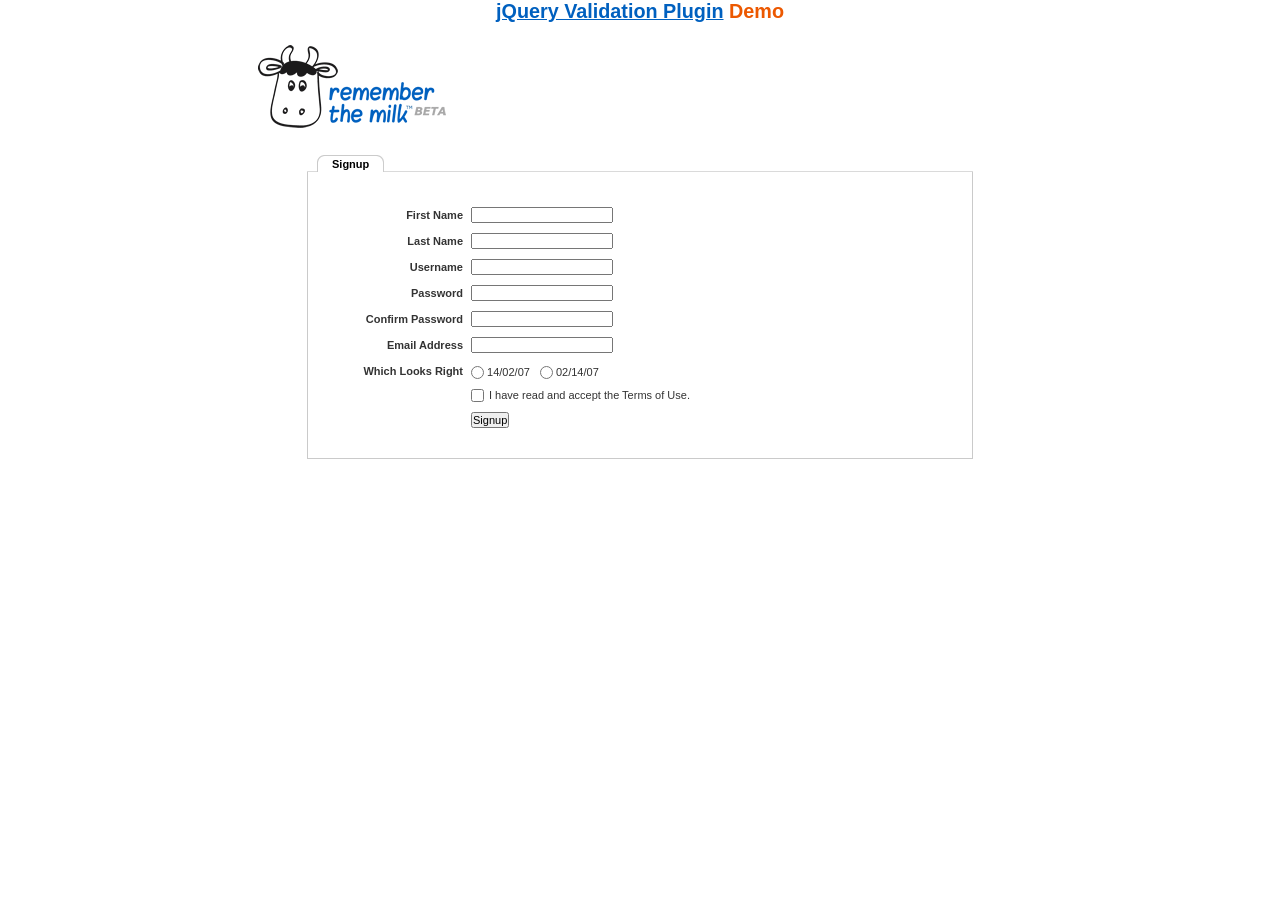
<file: jquery validation/demo/milk/index.html>
<!DOCTYPE html>
<html lang="en">
<head>
	<meta charset="utf-8">
	<title>Remember The Milk signup form - jQuery Validate plugin demo - with friendly permission from the RTM team</title>
	<link rel="stylesheet" href="milk.css">
	<script src="../../lib/jquery.js"></script>
	<script src="../../lib/jquery.mockjax.js"></script>
	<script src="../../dist/jquery.validate.js"></script>
	<script>
	$(document).ready(function() {
		$.mockjax({
			url: "emails.action",
			response: function(settings) {
				var email = settings.data.email,
					emails = ["glen@marketo.com", "george@bush.gov", "me@god.com", "aboutface@cooper.com", "steam@valve.com", "bill@gates.com"];
				this.responseText = "true";
				if ($.inArray(email, emails) !== -1) {
					this.responseText = "false";
				}
			},
			responseTime: 500
		});

		$.mockjax({
			url: "users.action",
			response: function(settings) {
				var user = settings.data.username,
					users = ["asdf", "Peter", "Peter2", "George"];
				this.responseText = "true";
				if ($.inArray(user, users) !== -1) {
					this.responseText = "false";
				}
			},
			responseTime: 500
		});

		// validate signup form on keyup and submit
		var validator = $("#signupform").validate({
			rules: {
				firstname: "required",
				lastname: "required",
				username: {
					required: true,
					minlength: 2,
					remote: "users.action"
				},
				password: {
					required: true,
					minlength: 5
				},
				password_confirm: {
					required: true,
					minlength: 5,
					equalTo: "#password"
				},
				email: {
					required: true,
					email: true,
					remote: "emails.action"
				},
				dateformat: "required",
				terms: "required"
			},
			messages: {
				firstname: "Enter your firstname",
				lastname: "Enter your lastname",
				username: {
					required: "Enter a username",
					minlength: jQuery.validator.format("Enter at least {0} characters"),
					remote: jQuery.validator.format("{0} is already in use")
				},
				password: {
					required: "Provide a password",
					minlength: jQuery.validator.format("Enter at least {0} characters")
				},
				password_confirm: {
					required: "Repeat your password",
					minlength: jQuery.validator.format("Enter at least {0} characters"),
					equalTo: "Enter the same password as above"
				},
				email: {
					required: "Please enter a valid email address",
					minlength: "Please enter a valid email address",
					remote: jQuery.validator.format("{0} is already in use")
				},
				dateformat: "Choose your preferred dateformat",
				terms: " "
			},
			// the errorPlacement has to take the table layout into account
			errorPlacement: function(error, element) {
				if (element.is(":radio"))
					error.appendTo(element.parent().next().next());
				else if (element.is(":checkbox"))
					error.appendTo(element.next());
				else
					error.appendTo(element.parent().next());
			},
			// specifying a submitHandler prevents the default submit, good for the demo
			submitHandler: function() {
				alert("submitted!");
			},
			// set this class to error-labels to indicate valid fields
			success: function(label) {
				// set &nbsp; as text for IE
				label.html("&nbsp;").addClass("checked");
			},
			highlight: function(element, errorClass) {
				$(element).parent().next().find("." + errorClass).removeClass("checked");
			}
		});

		// propose username by combining first- and lastname
		$("#username").focus(function() {
			var firstname = $("#firstname").val();
			var lastname = $("#lastname").val();
			if (firstname && lastname && !this.value) {
				this.value = (firstname + "." + lastname).toLowerCase();
			}
		});
	});
	</script>
</head>
<body>
<h1 id="banner"><a href="https://jqueryvalidation.org/">jQuery Validation Plugin</a> Demo</h1>
<div id="main">
	<div id="content">
		<div id="header">
			<div id="headerlogo">
				<img src="milk.png" alt="Remember The Milk">
			</div>
		</div>
		<div style="clear: both;">
			<div></div>
		</div>
		<div class="content">
			<div id="signupbox">
				<div id="signuptab">
					<ul>
						<li id="signupcurrent"><a href=" ">Signup</a>
						</li>
					</ul>
				</div>
				<div id="signupwrap">
					<form id="signupform" autocomplete="off" method="get" action="">
						<table>
							<tr>
								<td class="label">
									<label id="lfirstname" for="firstname">First Name</label>
								</td>
								<td class="field">
									<input id="firstname" name="firstname" type="text" value="" maxlength="100">
								</td>
								<td class="status"></td>
							</tr>
							<tr>
								<td class="label">
									<label id="llastname" for="lastname">Last Name</label>
								</td>
								<td class="field">
									<input id="lastname" name="lastname" type="text" value="" maxlength="100">
								</td>
								<td class="status"></td>
							</tr>
							<tr>
								<td class="label">
									<label id="lusername" for="username">Username</label>
								</td>
								<td class="field">
									<input id="username" name="username" type="text" value="" maxlength="50">
								</td>
								<td class="status"></td>
							</tr>
							<tr>
								<td class="label">
									<label id="lpassword" for="password">Password</label>
								</td>
								<td class="field">
									<input id="password" name="password" type="password" maxlength="50" value="">
								</td>
								<td class="status"></td>
							</tr>
							<tr>
								<td class="label">
									<label id="lpassword_confirm" for="password_confirm">Confirm Password</label>
								</td>
								<td class="field">
									<input id="password_confirm" name="password_confirm" type="password" maxlength="50" value="">
								</td>
								<td class="status"></td>
							</tr>
							<tr>
								<td class="label">
									<label id="lemail" for="email">Email Address</label>
								</td>
								<td class="field">
									<input id="email" name="email" type="text" value="" maxlength="150">
								</td>
								<td class="status"></td>
							</tr>
							<tr>
								<td class="label">
									<label>Which Looks Right</label>
								</td>
								<td class="field" colspan="2" style="vertical-align: top; padding-top: 2px;">
									<table>
										<tbody>
											<tr>
												<td style="padding-right: 5px;">
													<input id="dateformat_eu" name="dateformat" type="radio" value="0">
													<label id="ldateformat_eu" for="dateformat_eu">14/02/07</label>
												</td>
												<td style="padding-left: 5px;">
													<input id="dateformat_am" name="dateformat" type="radio" value="1">
													<label id="ldateformat_am" for="dateformat_am">02/14/07</label>
												</td>
												<td>
												</td>
											</tr>
										</tbody>
									</table>
								</td>
							</tr>
							<tr>
								<td class="label">&nbsp;</td>
								<td class="field" colspan="2">
									<div id="termswrap">
										<input id="terms" type="checkbox" name="terms">
										<label id="lterms" for="terms">I have read and accept the Terms of Use.</label>
									</div>
									<!-- /termswrap -->
								</td>
							</tr>
							<tr>
								<td class="label">
									<label id="lsignupsubmit" for="signupsubmit">Signup</label>
								</td>
								<td class="field" colspan="2">
									<input id="signupsubmit" name="signup" type="submit" value="Signup">
								</td>
							</tr>
						</table>
					</form>
				</div>
			</div>
		</div>
	</div>
</div>
</body>
</html>
</file>
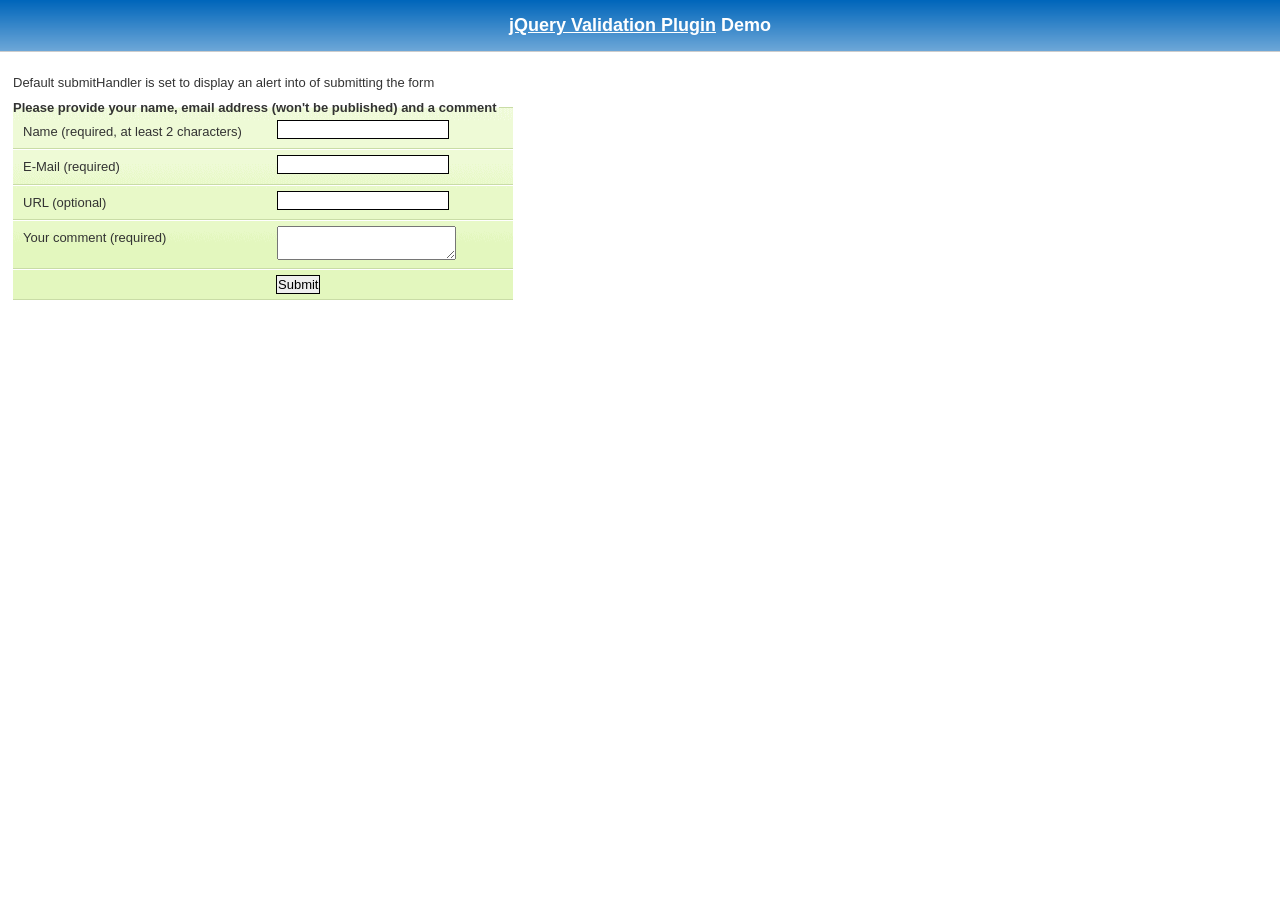
<file: jquery validation/demo/requirejs/index.html>
<!DOCTYPE html>
<html lang="en">
	<head>
		<meta charset="utf-8">
		<title>jQuery validation plug-in - requirejs demo</title>

		<link rel="stylesheet" href="../css/screen.css">

		<style type="text/css">
			#commentForm { width: 500px; }
			#commentForm label { width: 250px; }
			#commentForm label.error, #commentForm input.submit { margin-left: 253px; }
		</style>
</head>
<body>

	<h1 id="banner"><a href="https://jqueryvalidation.org/">jQuery Validation Plugin</a> Demo</h1>
	<div id="main">

		<p>Default submitHandler is set to display an alert into of submitting the form</p>
		<form class="cmxform" id="commentForm" method="get" action="">
			<fieldset>
				<legend>Please provide your name, email address (won't be published) and a comment</legend>
				<p>
					<label for="cname">Name (required, at least 2 characters)</label>
					<input id="cname" name="name" minlength="2" type="text" required>
				</p>
				<p>
					<label for="cemail">E-Mail (required)</label>
					<input id="cemail" type="email" name="email" required>
				</p>
				<p>
					<label for="curl">URL (optional)</label>
					<input id="curl" type="url" name="url">
				</p>
				<p>
					<label for="ccomment">Your comment (required)</label>
					<textarea id="ccomment" name="comment" required></textarea>
				</p>
				<p>
					<input class="submit" type="submit" value="Submit">
				</p>
			</fieldset>
		</form>

		<script>
		var require = {
			paths: {
				"jquery": "../../lib/jquery-3.1.1"
			}
		};
		</script>
		<script src="../../lib/require.js" data-main="app.js"></script>
	</div>
</body>
</html>
</file>
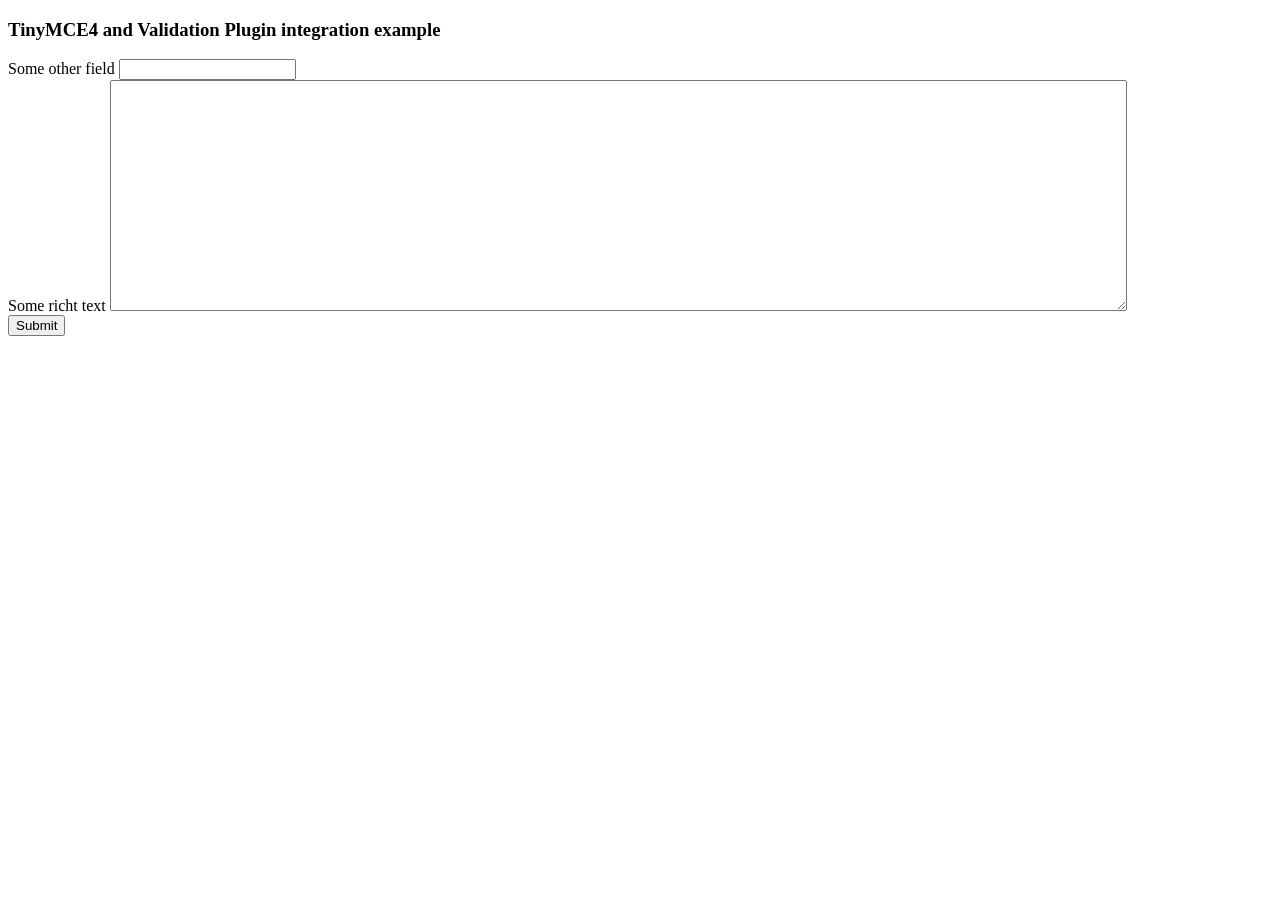
<file: jquery validation/demo/tinymce4/index.html>
<!doctype html>
<html lang="en">
<head>
	<meta charset="utf-8">
	<title>jQuery Validation plugin: integration with TinyMCE</title>
	<script src="../../lib/jquery.js"></script>
	<script src="../../dist/jquery.validate.js"></script>
	<script src="//tinymce.cachefly.net/4.1/tinymce.min.js"></script>
	<script>
	tinymce.init({
		mode: "textareas",

		setup: function(editor) {
			editor.on('change', function(e) {
				tinymce.triggerSave();
				$("#" + editor.id).valid();
			});
		}

	});
	$(function() {
		var validator = $("#myform").submit(function() {
			// update underlying textarea before submit validation
			tinyMCE.triggerSave();
		}).validate({
			ignore: "",
			rules: {
				title: "required",
				content: "required"
			},
			errorPlacement: function(label, element) {
				// position error label after generated textarea
				if (element.is("textarea")) {
					label.insertAfter(element.next());
				} else {
					label.insertAfter(element)
				}
			}
		});
		validator.focusInvalid = function() {
			// put focus on tinymce on submit validation
			if (this.settings.focusInvalid) {
				try {
					var toFocus = $(this.findLastActive() || this.errorList.length && this.errorList[0].element || []);
					if (toFocus.is("textarea")) {
						tinyMCE.get(toFocus.attr("id")).focus();
					} else {
						toFocus.filter(":visible").focus();
					}
				} catch (e) {
					// ignore IE throwing errors when focusing hidden elements
				}
			}
		}
	})
	</script>
	<!-- /TinyMCE -->
</head>
<body>
<form id="myform" action="">
	<h3>TinyMCE4 and Validation Plugin integration example</h3>
	<label>Some other field</label>
	<input name="title">
	<br>
	<label>Some richt text</label>
	<textarea id="content" name="content" rows="15" cols="80" style="width: 80%"></textarea>
	<br>
	<input type="submit" name="save" value="Submit">
</form>
</body>
</html>
</file>
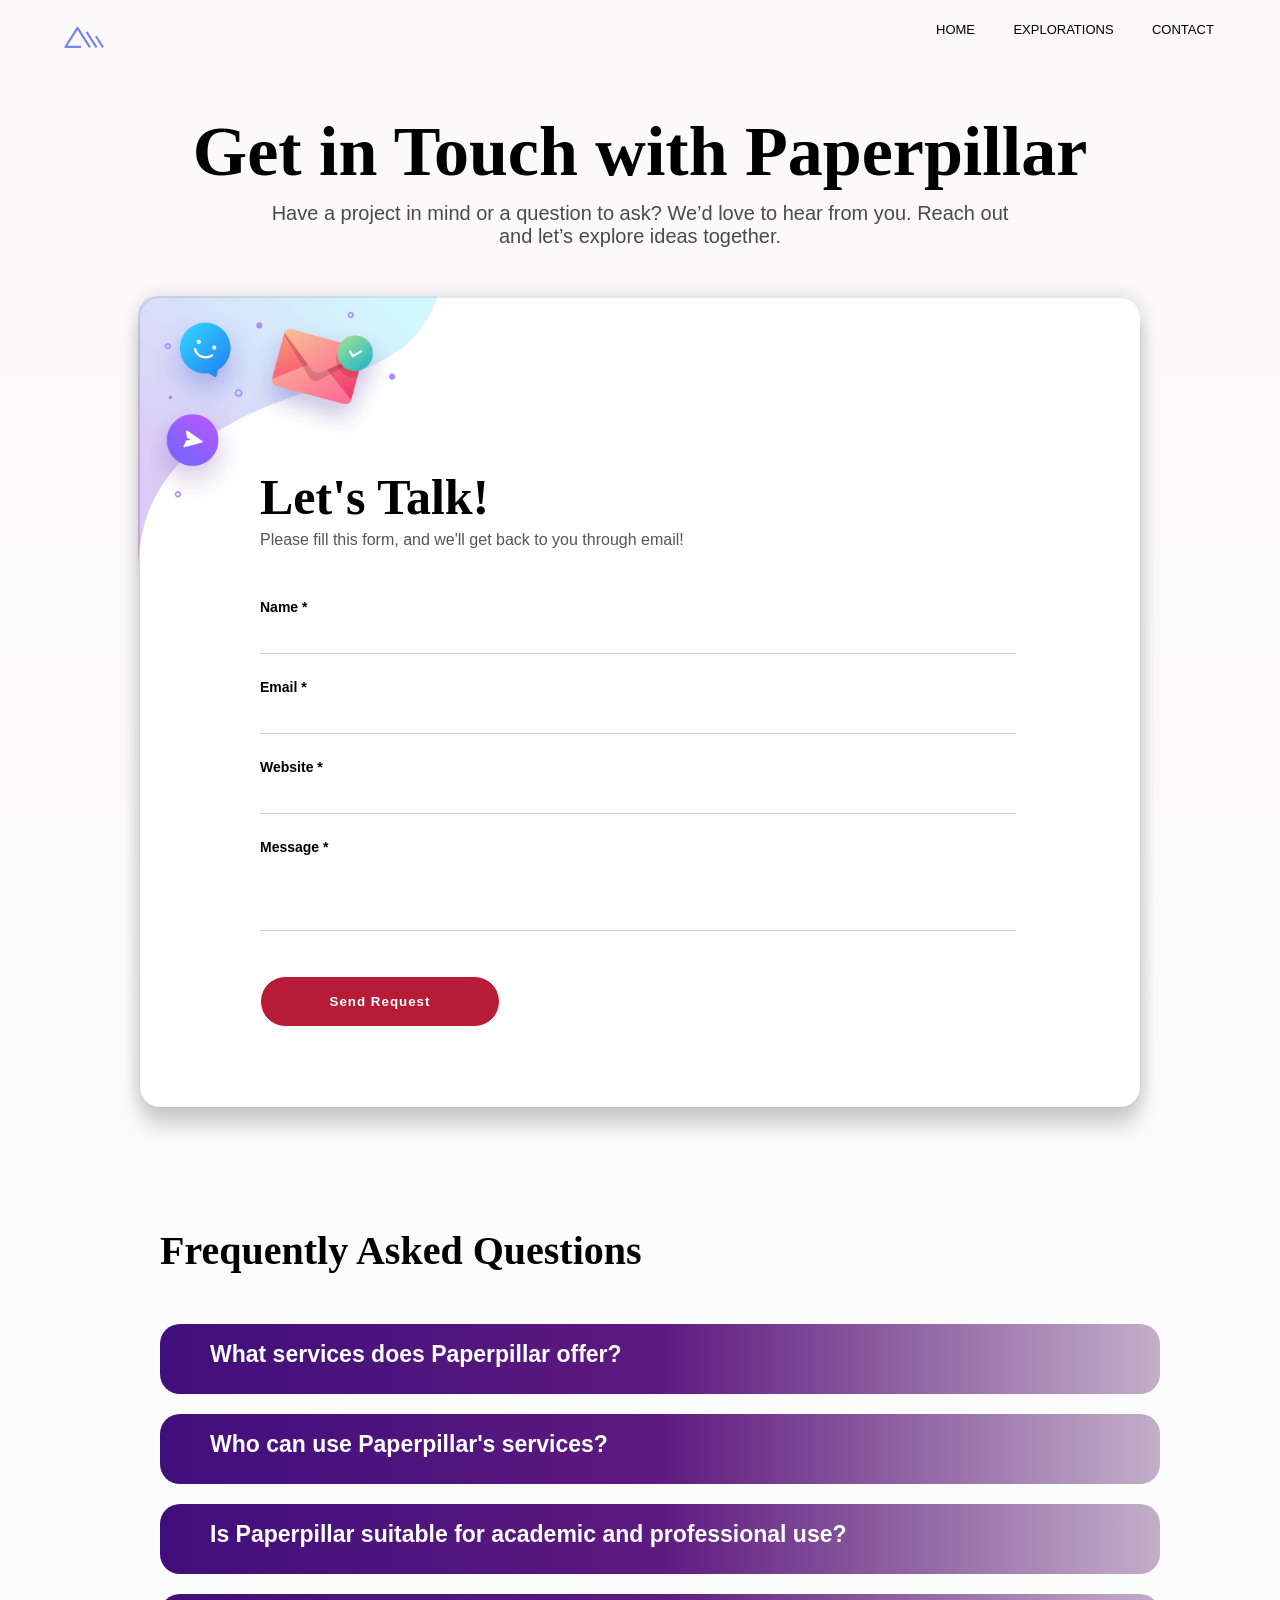
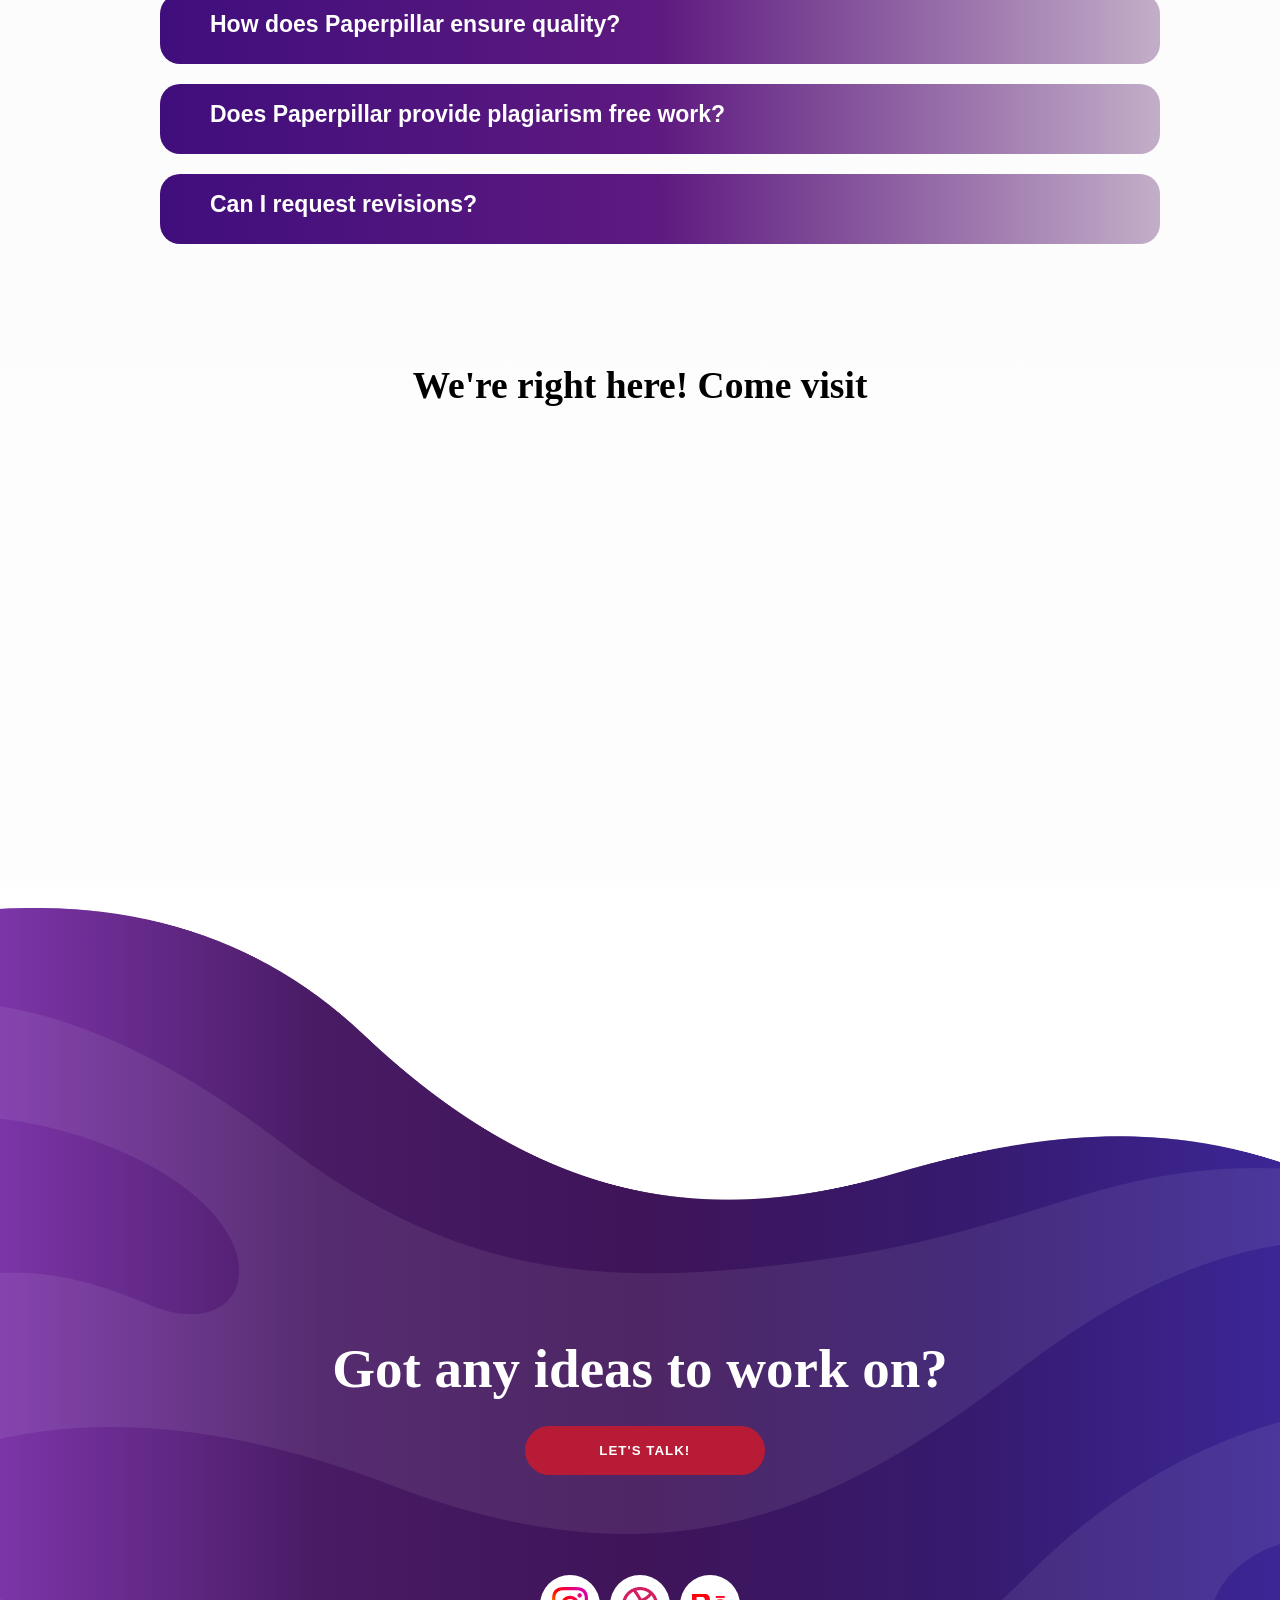
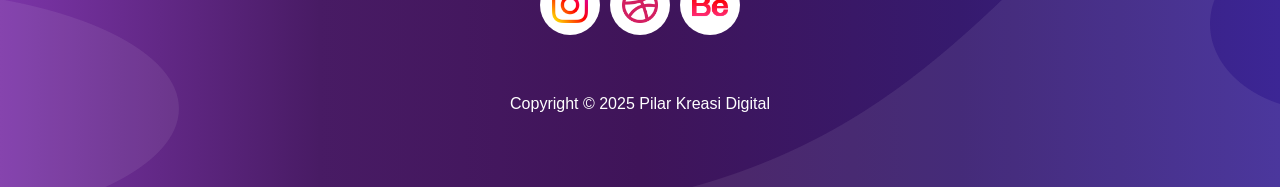
<file: files/contact.html>
<!DOCTYPE html>
<html lang="en">
<head>
    <meta charset="UTF-8">
    <meta name="viewport" content="width=device-width, initial-scale=1.0">
    <title>Contact</title>
    <link rel="stylesheet" href="style.css">
    <link href="../aos-master/aos-master/dist/aos.css" rel="stylesheet">  
      
    <script src="jquery-3.7.1.js"></script>
    <script src="../jquery validation/dist/jquery.validate.min.js"></script>
    <script src="script.js"></script>
    <script src="../aos-master/aos-master/dist/aos.js"></script>
</head>
<body class="z-body">

    <header id="s-header">
            <div class="s-logo">
                <a href="index.html"><img src="../images/logo2.svg"></a>
            </div>
            <a href="index.html" class="s-navbar z-navbar" id="s-nav1">HOME</a>
            <a href="explorations.html" class="s-navbar z-navbar">EXPLORATIONS</a>
            <a href="contact.html" class="s-navbar z-navbar">CONTACT</a>
    </header>

    <section>
        <h1 class="z-heading">Get in Touch with Paperpillar</h1>
        <p class="z-p">Have a project in mind or a question to ask? We’d love to hear from you. Reach out <span>and let’s explore ideas together.</span></p>
    </section>

    <section>
        <div class="zmain">
        <div class="zform">
            <div class="zform-illustration">
                <img src="../images/form.png" alt="Contact Illustration">
            </div>

            <h1>Let's Talk!</h1>
            <p>Please fill this form, and we'll get back to you through email!</p>

            <div class="form-wrapper">
            <form id="contactForm">
                <label for="name">Name *</label>
                <input id="name" type="text" name="name">

                <label for="email">Email *</label>
                <input id="email" type="email" name="email">

                <label for="website">Website *</label>
                <input id="website" type="text" name="website">

                <label for="message">Message *</label>
                <textarea id="message" name="message"></textarea>

                <div class="zbutton">
                    <button type="submit" class="s-button">Send Request</button>
                </div>
            </form>
            </div>
        </div>
        </div>
    </section>

    <section class="z-faq">
        <h1 class="faq-heading">Frequently Asked Questions</h1>
        <div class="z-faq-1">
            <div class="faq-question"><h3>What services does Paperpillar offer?</h3></div>
            <p class="faq-answer">Paperpillar offers services such as research assistance, academic writing support, editing, proofreading, and content development, depending on client needs.</p>
        </div>
        <div class="z-faq-2">
            <div class="faq-question"><h3>Who can use Paperpillar's services?</h3></div>
            <p class="faq-answer">Paperpillar  serves students, researchers, professionals, educators, and businesses looking for reliable and well-structured written content.</p>
        </div>
        <div class="z-faq-3">
            <div class="faq-question"><h3>Is Paperpillar suitable for academic and professional use?</h3></div>
            <p class="faq-answer">Yes, Paperpillar's services are designed to meet academic standards as well as professional and industry specific requirements.</p>
        </div>
        <div class="z-faq-4">
            <div class="faq-question"><h3>How does Paperpillar ensure quality?</h3></div>
            <p class="faq-answer">Paperpillar follows a structured review process that emphasizes originality, proper formatting, factual accuracy, and clear communication.</p>
        </div>
        <div class="z-faq-5">
            <div class="faq-question"><h3>Does Paperpillar provide plagiarism free work?</h3></div>
            <p class="faq-answer">Yes, all content is created with originality in mind and follows ethical writing and research practices.</p>
        </div>
        <div class="z-faq-6">
            <div class="faq-question"><h3>Can I request revisions?</h3></div>
            <p class="faq-answer">Yes, Paperpillar allows revisions to ensure the final output meets your expectations and requirements.</p>
        </div>
    </section>

    <section>
        <div class="zmaploc">
            <h2>We're right here!  Come visit</h2>
        </div>

        <div class="zmap">
            <iframe src="https://www.google.com/maps/embed?pb=!1m18!1m12!1m3!1d462118.02491053584!2d67.15546194999999!3d25.193202399999997!2m3!1f0!2f0!3f0!3m2!1i1024!2i768!4f13.1!3m3!1m2!1s0x3eb33e06651d4bbf%3A0x9cf92f44555a0c23!2sKarachi!5e0!3m2!1sen!2s!4v1766035233232!5m2!1sen!2s" width="600" height="450" style="border:0;" allowfullscreen="" loading="lazy" referrerpolicy="no-referrer-when-downgrade"
            loading="lazy">
            </iframe>
        </div>
    </section>

    <footer class="s-footer">
        <div class="s-footer-img"></div>
        <div class="s-footer-text">
            <h1 class="s-heading s-four-heading">Got any ideas to work on?</h1>
            <button class="s-button s-button-footer">LET'S TALK!</button>
            <div class="s-socials">
                <a href="https://www.instagram.com/paperpillar/" target="_blank" class="s-imgwrapper"><img src="../images/instagram.png"></a>
                <a href="https://dribbble.com/paperpillar" target="_blank" class="s-imgwrapper"><img src="../images/dribble.png"></a>
                <a href="https://www.behance.net/paperpillarstudio" target="_blank" class="s-imgwrapper"><img src="../images/behance.png"></a>
            </div>
            <p class="s-copyright">Copyright &copy; 2025 Pilar Kreasi Digital</p>
        </div>
    </footer>



</body>
</html>
</file>
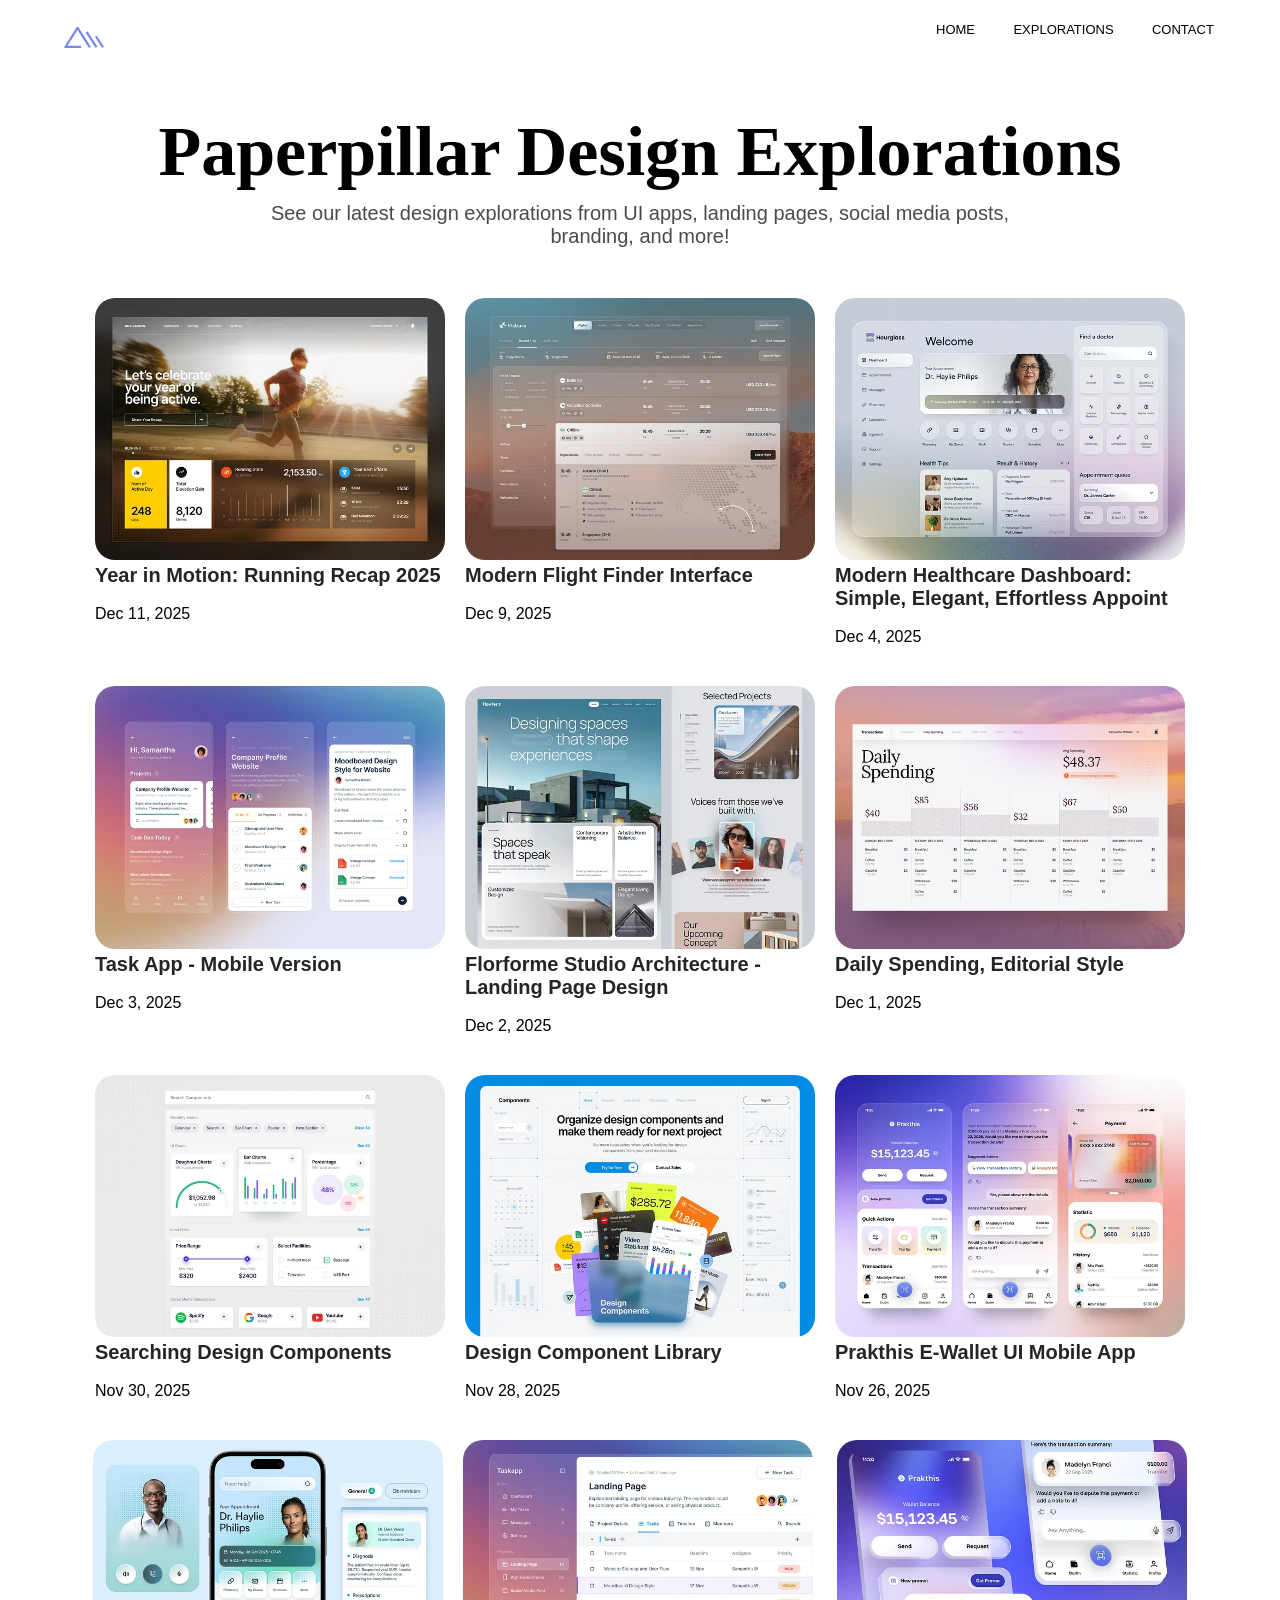
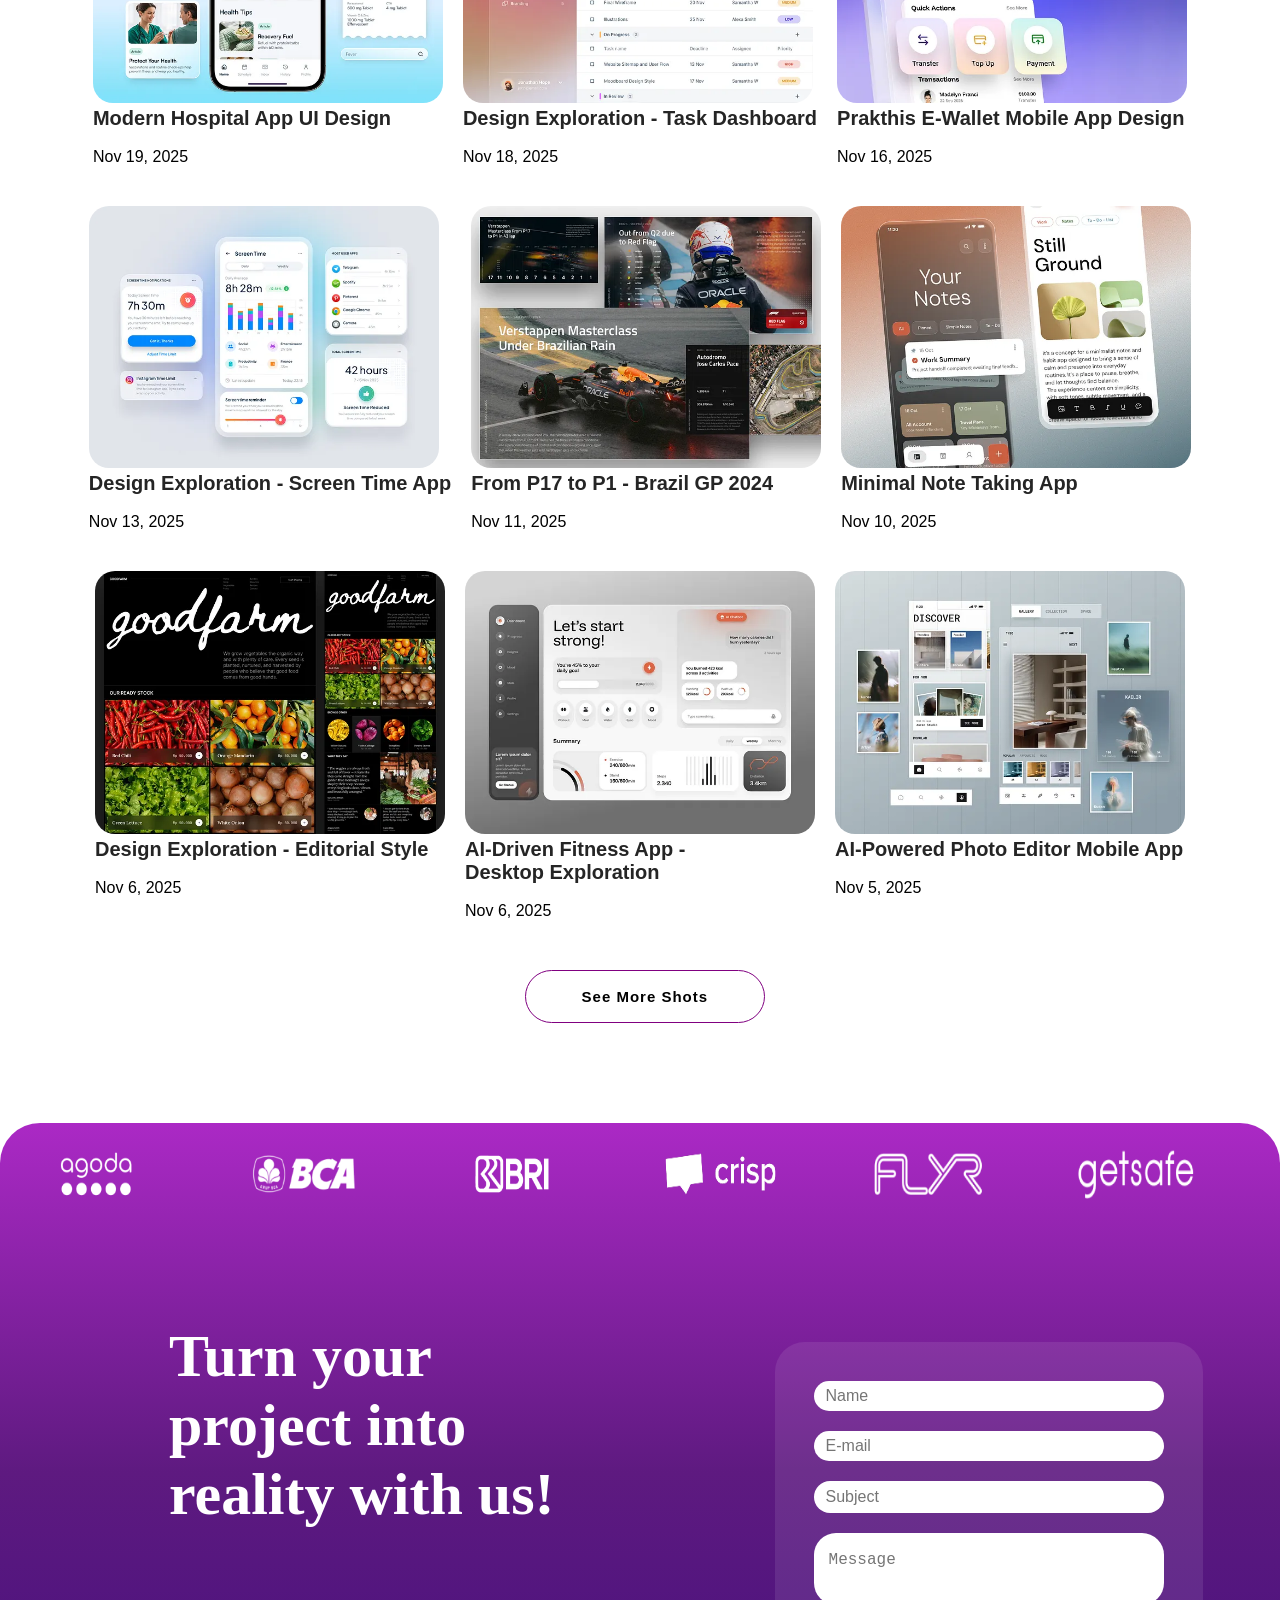
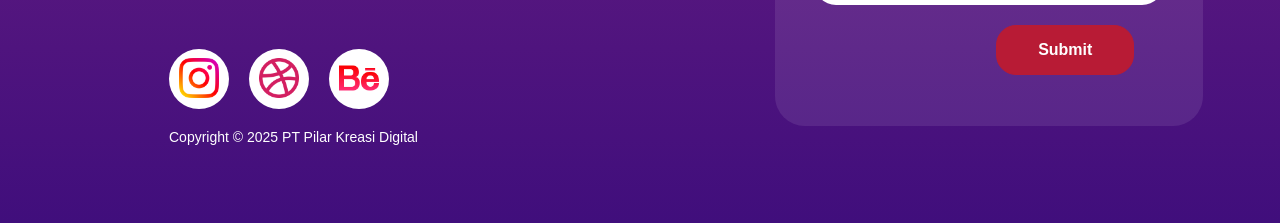
<file: files/explorations.html>
<!DOCTYPE html>
<html lang="en">
<head>
    <meta charset="UTF-8">
    <meta name="viewport" content="width=device-width, initial-scale=1.0">
    <title>Explorations</title>
    <link rel="stylesheet" href="style.css">
    <link href="../aos-master/aos-master/dist/aos.css" rel="stylesheet"> 
       
    <script src="jquery-3.7.1.js"></script>
    <script src="../jquery validation/dist/jquery.validate.min.js"></script>
    <script src="script.js"></script>
    <script src="../aos-master/aos-master/dist/aos.js"></script>
</head>
<body class="d-body">
    <header id="s-header">
            <div class="s-logo">
                <a href="index.html"><img src="../images/logo2.svg"></a>
            </div>
            <a href="index.html" class="s-navbar z-navbar" id="s-nav1">HOME</a>
            <a href="explorations.html" class="s-navbar z-navbar">EXPLORATIONS</a>
            <a href="contact.html" class="s-navbar z-navbar">CONTACT</a>
    </header>

    <section>
        <h1 class="d-heading-1">Paperpillar Design Explorations</h1>
        <p class="d-p">See our latest design explorations from UI apps, landing pages, social media posts,<br> branding, and more!</p>
    </section>

    <section>
        <div class="D-parent">
        <div class="div1"><img src="../images/d-img1.webp"><p><span></span>Year in Motion: Running Recap 2025</p><br>Dec 11, 2025 </p></div>
        <div class="div2"><img src="../images/d-img2.webp"><p>Modern Flight Finder Interface</p><br>Dec 9, 2025</div>
        <div class="div3"><img src="../images/d-img3.webp"><p>Modern Healthcare Dashboard: <br>Simple, Elegant, Effortless Appoint</p><br>Dec 4, 2025</div>
        </div>

        <div class="D-parent">
        <div class="div1"><img src="../images/d-img4.webp"><p>Task App - Mobile Version</p><br>Dec 3, 2025 </p></div>
        <div class="div2"><img src="../images/d-img5.webp"><p>Florforme Studio Architecture -<br> Landing Page Design</p><br>Dec 2, 2025</div>
        <div class="div3"><img src="../images/d-img6.webp"><p>Daily Spending, Editorial Style</p><br>Dec 1, 2025</div>
        </div>

        <div class="D-parent">
        <div class="div1"><img src="../images/d-img7.webp"><p>Searching Design Components</p><br>Nov 30, 2025 </p></div>
        <div class="div2"><img src="../images/d-img8.webp"><p>Design Component Library</p><br>Nov 28, 2025</div>
        <div class="div3"><img src="../images/d-img9.webp"><p>Prakthis E-Wallet UI Mobile App</p><br>Nov 26, 2025</div>
        </div>

        <div class="D-parent">
        <div class="div1"><img src="../images/d-img10.webp"><p>Modern Hospital App UI Design</p><br>Nov 19, 2025 </p></div>
        <div class="div2"><img src="../images/d-img11.webp"><p>Design Exploration - Task Dashboard</p><br>Nov 18, 2025</div>
        <div class="div3"><img src="../images/d-img12.webp"><p>Prakthis E-Wallet Mobile App Design</p><br>Nov 16, 2025</div>
        </div>

        <div class="D-parent">
        <div class="div1"><img src="../images/d-img13.webp"><p>Design Exploration - Screen Time App</p><br>Nov 13, 2025 </p></div>
        <div class="div2"><img src="../images/d-img14.webp"><p>From P17 to P1 - Brazil GP 2024</p><br>Nov 11, 2025</div>
        <div class="div3"><img src="../images/d-img15.webp"><p>Minimal Note Taking App</p><br>Nov 10, 2025</div>
        </div>

        <div class="D-parent">
        <div class="div1"><img src="../images/d-img16.webp"><p>Design Exploration - Editorial Style</p><br>Nov 6, 2025 </p></div>
        <div class="div2"><img src="../images/d-img17.webp"><p>AI-Driven Fitness App - <br>Desktop Exploration</p><br>Nov 6, 2025</div>
        <div class="div3"><img src="../images/d-img18.webp"><p>AI-Powered Photo Editor Mobile App</p><br>Nov 5, 2025</div>
        </div>
    </section>

    <section>
        <button class="s-button d-button">See More Shots</button>
    </section>

    <footer class="d-footer">
        <div class="d-carousel">
        <div class="d-group">
            <div class="d-log"><img src="../images/d-agoda.png" alt="agoda"></div>
            <div class="d-log"><img src="../images/d-bca.png" alt="bca"></div>
            <div class="d-log"><img src="../images/d-bri.png" alt="bri"></div>
            <div class="d-log"><img src="../images/d-crisp.png" alt="crisp"></div>
            <div class="d-log"><img src="../images/d-flyr.png" alt="flyr"></div>
            <div class="d-log"><img src="../images/d-getsafe.png" alt="getsafe"></div>
            <div class="d-log"><img src="../images/d-grab.png" alt="grab"></div>
            <div class="d-log"><img src="../images/d-personaly.png" alt="personaly"></div>
            <div class="d-log"><img src="../images/d-roger.png" alt="roger"></div>
            <div class="d-log"><img src="../images/d-teachable.png" alt="teachable"></div>
            <div class="d-log"><img src="../images/d-traveloka.png" alt="traveloka"></div>
        </div>
        <div aria-hidden class="d-group">
            <div class="d-log"><img src="../images/d-agoda.png" alt="agoda"></div>
            <div class="d-log"><img src="../images/d-bca.png" alt="bca"></div>
            <div class="d-log"><img src="../images/d-bri.png" alt="bri"></div>
            <div class="d-log"><img src="../images/d-crisp.png" alt="crisp"></div>
            <div class="d-log"><img src="../images/d-flyr.png" alt="flyr"></div>
            <div class="d-log"><img src="../images/d-getsafe.png" alt="getsafe"></div>
            <div class="d-log"><img src="../images/d-grab.png" alt="grab"></div>
            <div class="d-log"><img src="../images/d-personaly.png" alt="personaly"></div>
            <div class="d-log"><img src="../images/d-roger.png" alt="roger"></div>
            <div class="d-log"><img src="../images/d-teachable.png" alt="teachable"></div>
            <div class="d-log"><img src="../images/d-traveloka.png" alt="traveloka"></div>
        </div>
        </div>

        <section class="d-contact">
             <div class="d-left-side">
                <h1>Turn your <span>project into</span> <span>reality with us!</span></h1>
                <div class="d-socialmedia">
                    <div class="d-socialmedia1"><a href="https://www.instagram.com/paperpillar/" target="_blank"><img src="../images/instagram.png"></a></div>
                    <div class="d-socialmedia2"><a href="https://dribbble.com/paperpillar" target="_blank"><img src="../images/dribble.png"></a></div>
                    <div class="d-socialmedia2"><a href="https://www.behance.net/paperpillarstudio" target="_blank"><img src="../images/behance.png"></a></div>
                </div>
                <p class="d-copyright">Copyright © 2025 PT Pilar Kreasi Digital</p>
            </div>
            <div class="d-right-side">
                <form class="d-contact-form" id="contactForm">
                    <input type="text" placeholder="Name" id="d-inp1" name="name">
                    <input type="email" placeholder="E-mail" id="d-inp2" name="email">
                    <input type="text" placeholder="Subject" id="d-inp3" name="website">
                    <textarea class="d-text-area" placeholder="Message" id="d-inp4" name="message"></textarea>
                    <div class="d-submit-button">
                        <button type="submit">Submit</button>
                    </div>
                </form>
            </div>
        </section>
       
    </footer>
</body>
</html>
</file>
<file: files/style.css>
*{
    margin: 0;
    padding: 0;
    box-sizing: border-box;
}

body{
    font-family:'Segoe UI', Tahoma, Geneva, Verdana, sans-serif;
}

#s-body, .d-body{
    overflow-x: hidden;
}

.z-body{
    background: linear-gradient(#fbf9f9, white);
}

.s-grey-bg{
    background: linear-gradient(white, rgb(225, 219, 219),white);
}

#s-bg-wrapper{
            background: url('../images/homepage.png'), 
                        url('../images/footer-pattern-bg.png'),
                        url('../images/hero-guy-3.png'),
                        url('../images/hero-girl.png'),
                        url('../images/hero-guy-2.png'),
                        linear-gradient(to bottom, rgb(117, 91, 224), rgb(68, 29, 116), rgb(63, 20, 89), rgb(72, 27, 100), rgb(124, 53, 168), rgb(255,255,255));

            background-size:cover,
                            3000px 700px,
                            180px,
                            250px,
                            150px;
            background-repeat: no-repeat;
            height:1000px;
            background-position:center,
                                left 30% top -30%,
                                right 15% bottom 30%,
                                right 16% top 8%,
                                left 20% top 10%;  
        }

#s-header{
    display: flex;
}

.s-logo{
    margin-left: 5%;
    margin-top: 2%;
}

.s-navbar{
    text-decoration: none;
    color: white;
    margin-right: 3%;
    font-size: small;
    margin-top: 1.7%;
}

.z-navbar{
    color: white;
}

.z-navbar{
    color: black;
}

#s-nav1{
    margin-left: 65%;
}

#s-one-heading{
    color: white;
    margin-left: 17%;
    margin-top: 12%;
    font-size: 105px;
    font-family:'Times New Roman', Times, serif;
}

#s-one-p{
    color: white;
    margin-left: 23%;
    font-size: 23px;
    font-family:sans-serif;
    margin-top: 1%;
}

.s-button{
    border: 1px solid white;
    border-radius: 30px;
    color: purple;
    font-weight: bold;
    padding: 17px;
    width: 240px;
    margin-left: 41%;
    margin-top: 2%;
    font-family: 'Segoe UI', Tahoma, Geneva, Verdana, sans-serif;
    letter-spacing: 1px;
    background-color: white;
}

#s-button-one{
    margin-top: 3%;
    cursor: pointer;
    position: absolute;
    text-align: center;
}

#s-mail img{
    width: 60px;
    height: 60px;
}

#s-mail{
    cursor: pointer;
    position: fixed;
    bottom: 20px;
    right: 20px;
    display: none;
}

.s-heading{
    text-align: center;
    margin-top: 8%;
    font-family:'Times New Roman', Times, serif;
    font-size: 55px;
}

.s-divider{
    text-align: center;
    font-weight: bold;
    margin-top: 0.5%;
    color: rgb(231, 33, 116);
    font-family:'Trebuchet MS', 'Lucida Sans Unicode', 'Lucida Grande', 'Lucida Sans', Arial, sans-serif;
    margin-bottom: 5%;
}

.s-flex{
    display: flex;
    justify-content: center;
    text-align: center;
}

.s-flex1{
    margin: 3%;
    margin-top: 0;
    width: 273px;
    padding: 2%;
}

.s-flex2{
    margin:3%;
    margin-top: 0;
    width: 270px;
    padding: 2%;
}

.s-img{
    border-radius: 50%;
    width: 80px;
    height: 80px;
    margin: auto;
}

.s-img img{
    width: 50px;
    height: 50px;
    margin-top: 12px;
}       

.s-flex-h{
    margin-top: 7%;
    margin-bottom: 5%;    
}

.s-flex-p{
    font-family:'Times New Roman', Times, serif;
    font-size: 18px;
    line-height: 150%;
    color: rgb(102, 102, 102);
}

#s-img1{
    background: linear-gradient(rgb(217, 229, 250),rgb(243, 247, 254));
}

#s-img2{
    background: linear-gradient(rgb(212, 252, 212), rgb(244, 255, 244));
}

#s-img2 img{
    margin-left: 9%;
}

#s-img3{
    background: linear-gradient(rgb(255, 236, 243), rgb(255, 250, 252)); 
}

#s-img4{
    background: linear-gradient(rgb(212, 252, 212), rgb(244, 255, 244));
}

#s-img4 img{
    margin-left: 2%;
    margin-top: 18%;
}

#s-img5{
    background: linear-gradient(rgb(255, 243, 248), rgb(251, 222, 235));
}
 
#s-img6{
    background:linear-gradient(rgb(217, 229, 250),rgb(243, 247, 254));
}

#s-img6 img{
    margin-left: 7px;
    margin-top: 15px;
}

.s-three-p{
    font-family: 'Times New Roman', Times, serif;
    text-align: center;
    font-size: 25px;
    margin-top: 1%;
}

span{
    display: block;
}

.s-grid img{
    width: 180px;
    height: 110px;
    border-radius: 20px;
    padding:20%;
    background-color: white;
}

.s-grid7 img{
    padding: 24%;
}

.s-grid{
    display: grid;
    grid-template-columns: repeat(5, 180px);
    grid-template-rows: repeat(6, 55px);
    justify-content: center;
    gap: 15px;
}

.s-grid1{
    grid-area: 3/1/5/2;
}

.s-grid2{
    grid-area: 2/2/4/3;
}

.s-grid3{
    grid-area: 4/2/6/3;
}

.s-grid4{
    grid-area: 1/3/3/4;
}

.s-grid5{
    grid-area: 3/3/5/4;
}

.s-grid6{
    grid-area: 5/3/7/4;
}

.s-grid7{
    grid-area: 2/4/4/5;
}

.s-grid8{
    grid-area: 4/4/6/5;
}

.s-grid9{
    grid-area: 3/5/5/6;
}

.s-grid1:hover, .s-grid2:hover, .s-grid3:hover, .s-grid4:hover, .s-grid5:hover, .s-grid6:hover, .s-grid7:hover, .s-grid8:hover, .s-grid9:hover{
    transform: scale(1.1);
}

.s-box{
    background-color: white;
    border-radius: 20px;
    width: 60%;
    height: 30vw;
    display: flex;
    align-items: center;
    margin:0 auto;
    margin-bottom: 7%;
    padding: 0;
}

.s-box2, .s-box4{
    flex-direction: row-reverse;
}

.s-box-img1 img, .s-box-img3 img{
    width: 200%;
    height: 100%;
}

.s-box-img1, .s-box-img3{
    width: 55%;
    height: 100%;
    padding: 0;
    margin: 0; 
    border-top-left-radius: 5%;
    border-bottom-left-radius: 5%;
}

.s-box-img1{
    background: radial-gradient(rgb(158, 101, 158), white);
}

.s-box-img3{
    background: linear-gradient(rgb(37, 104, 181), rgb(125, 206, 224) );
}

.s-box-img2 img, .s-box-img4 img{
    width: 190%;
    height: 100%;
    transform: translateX(-50%);
    pointer-events: none;
}

.s-box-img2, .s-box-img4{
    width: 55%;
    height: 100%;
    padding: 0;
    border-top-right-radius: 5%;
    border-bottom-right-radius: 5%;
}

.s-box-img2{
    background-color: rgb(94, 63, 181);
}

.s-box-img4{
    background: linear-gradient(to right, rgb(84, 53, 186), rgb(126, 100, 178), rgb(167, 91, 195));
}

.s-boxtext1 h1{
    font-family: 'Times New Roman', Times, serif;
    margin-bottom: 5%;
    margin-left: 25%;
    font-size: 45px;
}

.s-boxtext2 h1{
    font-family: 'Times New Roman', Times, serif;
    margin-bottom: 5%;
    font-size: 45px;
    margin-left: 20%;
}

.s-boxtext4 h1{
    margin-left: 12%;
}

.s-boxtext1 p{
    color: rgb(102, 102, 102);
    margin-left: 25%;
}

.s-boxtext2 p{
    color: rgb(102, 102, 102);
    margin-left: 20%;
}

.s-boxtext4 p{
    margin-left: 12%;
}

.s-boxtext1 button, .s-boxtext2 button{
    width: 55%;
    height: 45px;
    border-radius: 50px;
    border: 0px;
    margin-left: 25%;
    margin-top: 10%;
    box-shadow: rgba(0, 0, 0, 0.35) 0px 5px 15px;
    font-size: 10px;
    font-weight: bold;
    color: white;
    letter-spacing: 1px;
}

.s-boxtext2 button{
    margin-left: 20%;
}

.s-boxtext4 button{
    margin-left: 12%;
}

.s-button1{
    background:linear-gradient(to right, rgb(201, 107, 201), rgb(130, 80, 155));
    cursor: pointer;
}

.s-button2{
    background: linear-gradient(to right, rgb(122, 142, 191), rgb(64, 64, 171));
    cursor: pointer;
}

.s-button3{
    background: linear-gradient(to right, rgb(132, 221, 181), rgb(49, 215, 215));
    cursor: pointer;
}

.s-button4{
    background: linear-gradient(to right, rgb(102, 66, 170), rgb(208, 100, 197));
    cursor: pointer;
}

#s-button-four{
    border:1px solid rgb(184, 27, 53);
    color: rgb(184, 27, 53);
    background-color: white;
    cursor: pointer;
}

.s-footer-img{
    background: url(../images/footer-white-mask.png);
    background-size:cover;
    background-repeat: no-repeat;
    background-position:center;
    height: 400px;
    } 

.s-footer{
    background: url('../images/footer-pattern-bg.png'),
                linear-gradient(to left, rgb(60, 38, 149), rgb(54, 26, 110), rgb(63, 20, 89), rgb(72, 27, 100), rgb(124, 53, 168));

                background-size:cover;

                background-repeat: no-repeat;
                
                height:900px;
                
                background-position:center;
}

.s-footer-text{
    padding-top: 50px;
}

.s-four-heading{
    color: white;
    margin-top: 0;
}

.s-button-footer{
    background-color: rgb(184, 27, 53);
    border: none;
    color: white;
    cursor: pointer;
}

.s-socials{
    display: flex;
    gap: 10px;
    justify-content: center;
}

.s-imgwrapper{
    width: 60px;
    height: 60px;
    border-radius: 50%;
    margin-top: 100px;
    background-color: white;
}

.s-imgwrapper img{
    width: 60px;
    height: 60px;
    padding: 20%;
}

.s-copyright{
    color: white;
    text-align: center;
    padding-top: 60px;
    padding-bottom: 50px;
}

.z-heading, .d-heading-1{
    text-align: center;
    color: black;
    font-size: 70px;
    font-family: 'Times New Roman', Times, serif;
    margin-top: 60px;
}

.z-p, .d-p{
    text-align:center;
    font-size: 20px;
    color: rgb(74, 74, 74);
    margin-top: 10px;
    margin-bottom: 50px;
}

.zmain {
    display: flex;
    justify-content: center;
}

.zform {
    width: 1000px;
    background: #fff;
    padding: 80px;
    padding-top: 20px;
    border-radius: 20px;
    box-shadow: 0 40px 40px rgba(88, 6, 82, 0.08);
    position: relative;
    text-align: left;
    box-shadow: rgba(0, 0, 0, 0.16) 0px 3px 6px, rgba(0, 0, 0, 0.23) 0px 3px 6px;
    box-shadow:
  rgba(0, 0, 0, 0.16) 0px 20px 20px,
  rgba(0, 0, 0, 0.16) 0px -1px 20px,
  rgba(0, 0, 0, 0.23) 0px 0px 0px;
    
}

.zform h1 {
    font-size: 28px;
    margin-top: 150px;
    margin-bottom: 5px;
    margin-left: 40px;
    font-family:'Times New Roman', Times, serif;
    font-size: 50px;
}

.zform p{
    color: #555;
    margin-bottom: 50px;
    margin-left: 40px;
}

.zform-illustration{
    position: absolute;
    top: -2px;
    left: -2px;
}

.zform-illustration img {
        width: 300px;
        max-width: 100%;  
        border-top-left-radius: 20px;  
}

.zform label {
    display: block;
    font-weight: bold;
    font-size: 14px;
    margin-bottom: 6px;
    margin-left: 40px;
}

.zform input, .zform textarea {
    width: 90%;
    border: none;
    border-bottom: 1px solid rgba(0,0,0,0.2);
    background: transparent;
    padding: 8px 0;
    font-size: 14px;
    margin-bottom: 25px;
    outline: none;
    margin-left: 40px;
    }

.zform input:focus, .zform textarea:focus {
    border-bottom-color: #ef4b6c;
}

.zform textarea, .d-text-area {
    resize: none;
    min-height: 70px;
}

label.error {
    color:  #ef4b6c;
    font-size: 13px;
    margin-top: -20px;
    margin-bottom: 15px;
    display: block;
}

.zbutton {
    text-align: left;
}

.zbutton button {
    background-color:  rgb(184, 27, 53);
    color: white;
    cursor: pointer;
    margin-left: 40px;
}

.zbutton button:hover {
    opacity: 0.9;
}

.z-faq{
    margin: 160px;
    margin-bottom: 120px;
    margin-top: 120px;
}

.faq-heading{
    font-family: 'Times New Roman', Times, serif;
    font-size: 40px;
    margin-bottom: 50px;
}

.faq-question{
    background: linear-gradient(to left, rgb(195, 174, 200), rgb(94, 26, 128), rgb(64, 14, 124));
    border-radius: 20px;
    width: 1000px;
    height: 70px;
    color: white;
    margin-top: 20px;
    cursor: pointer;
}

.faq-question h3{
    margin-left: 50px;
    padding-top: 17px;
    font-size: 23px;
}

.faq-answer{
    border: 1px solid rgb(129, 22, 205);
    border-radius: 20px;
    width: 1000px;
    height: 80px;
    padding-left: 12px;
    padding-top: 5px;
    font-weight: bold;
    display: none;
    font-size: 18px;
}


.zmaploc{
    font-weight: 500;
    color: black;
    margin-bottom: -40px;
    text-align: center;
    font-family:'Times New Roman', Times, serif;
    font-size: 25px;
}

.zmap{
    display: flex;
    justify-content: center;
    padding: 60px;
}

.zmap iframe{
    width: 90%;
    height: 400px;
    border-radius: 12px;
    border: none;
}

.d-p{
    text-align:center;
    font-size: 20px;
    color: rgb(74, 74, 74);
    margin-top: 10px;
    margin-bottom: 50px;
}

.D-parent{
    display: flex;
    gap: 20px;
    justify-content: center;
    margin-top: 40px;
}

.D-parent img{
    width: 350px;
    border-radius: 20px;
    transition: transform 0.4s ease;
}

.D-parent img:hover{
    transform: scale(0.9);
    overflow: hidden;
}

.D-parent p{
    font-weight: bold;
    font-size: 20px;
    color: rgb(37, 37, 37);
}

.d-button{
    background-color: white;
    color: black;
    border: 1px solid purple;
    font-size: 15px;
    margin-top: 50px;
    cursor: pointer;
}

.d-footer{
    background: linear-gradient(rgb(171, 41, 197), rgb(94, 26, 128), rgb(64, 14, 124));
    width: 100%;
    height: 700px;
    margin-top: 100px;
    border-top-right-radius: 40px;
    border-top-left-radius: 40px;
}

.d-carousel{
    margin-top: 0;
    margin: 5px auto;
    width: 100%;
    display: flex;
}

.d-carousel::-webkit-scrollbar{
    display: none;
}

.d-group{
    height: 50px;
    size: 5px;
    display: flex;
    align-items: center;
    justify-content: center;
    gap: 1em;
    animation: spin 50s infinite linear;
}

.d-log{
    height: 5em;
    padding: 1em;
    text-align: center;
    align-content: center;  
}

@keyframes spin {
    from{translate: 0;}
    to{translate:-100%}
}

.d-log img{
    height: 100px;
    width: 160px;
}

.d-contact{
    font-size: 10px;
    display: flex;
    padding: 59px;
    color: white;
    margin-top: 90px;
    margin-left:90px ;
}

.d-left-side h1{
    font-family: 'Times New Roman', Times, serif;
    font-size: 60px;
    color: white;
    margin-left: 20px;
}

.d-socialmedia{
    margin-top: 120px;
    border-image: round;
    display: flex;
    flex-direction:row;
}

.d-socialmedia1,.d-socialmedia2,.d-socialmedia3{
    margin-left: 20px;
    background-color: white;
    border-radius: 30px;
    height: 60px;
    width: 60px;
}

.d-socialmedia img{
    width: 40px;
    height: 40px;
    margin-left: 10px;
    margin-top: 9px;
}

.d-copyright{
    color: white;
    margin-left: 20px;
    font-size: 14px;
    margin-top:20px;
}

.d-right-side {
    margin-left: 220px;
    margin-top: 20px;
    background: rgba(255, 255, 255, 0.089);
    padding: 39px;
    border-radius: 30px;
    width: 40%;
    height: 30vw;
}

.d-contact-form{
    height: 80px;
    border-radius: 30px;
    gap: 20px;
}

#d-inp1, #d-inp2, #d-inp3, #d-inp4{
    border: white;
    flex-direction: column;
    display: flex;
    margin-bottom: 20px;
    border-radius: 30px;
    font-size: 16px;
    height: 30px;
    width: 350px;
    justify-content: center;
}

#d-inp3{
    height: 32px;
}

#d-inp1, #d-inp2, #d-inp3{
    padding: 8px 12px;
}

#d-inp4{
    padding: 18px 15px;
    border-radius: 22px;
    height: auto;
}

.d-submit-button {
    display: flex;
    justify-content: flex-end;
}

.d-submit-button button{
    background-color: rgb(184, 27, 53);
    border-radius: 20px;
    font-size: 16px;
    border: 1px solid rgb(184, 27, 53);
    color: white;
    transition: 0.2s ease;
    padding: 15px 41px;
    font-weight: bold;
    cursor: pointer;
    margin-right: 30px;
}
</file>
<file: jquery validation/demo/css/screen.css>
/**********************************

Use: Main Screen Import

***********************************/

@import "reset.css";
@import "core.css";

@import "cmxformTemplate.css";
@import "cmxform.css";
</file>
<file: jquery validation/demo/marketo/stylesheet.css>
:-moz-any-link :focus {
	outline: none;
}

:focus {
	-moz-outline-style: none;
	outline: none;
}

body {
	font-size: 80%;
	margin: 0;
	padding: 0;
	font-family: tahoma, geneva, sans-serif;
	background-color: #000000;
}

a {
	color: #0653AB;
	outline: 0px;
	text-decoration: none;
}

a:hover {
	outline: 0px;
	text-decoration: underline;
}

img {
	border: 0px;
}

/* s1.0 - Page Containers */
#letterbox {
	margin: 10px auto;
	width: 883px;
	background-color: #364158;
	border: 8px solid #D4D4D4;
	padding: 1px 1px 10px 1px;
}

#header-background {
	background: url(images/back_nav_blue.gif) repeat-x;
	margin: 0px auto;
	padding: 0px;
	height: 73px;
	width: 883px;
	border-top: 4px solid #CCEAFE;
	border-bottom: 4px solid #D4D4D4;
}

#page-container {
	width: 866px;
	margin: 0px auto;
	margin-top: 33px; /* pad from top menu to actions buts*/
	margin-bottom: -11px;
	padding-top: 8px;
	padding-bottom: 8px;
	background-color: #D4D4D4; /* light grey*/
	border-right: 1px solid #464646;
}

#page-content-inner {
	width: 849px;
	margin: 0px auto;
	border-top: 1px solid #9F9FA0;
	border-left: 1px solid #A2A09A;
	background-color: #F4F1E9;
	position: relative;
}

#page-content-inner #col-left {
	width: 210px;
	float: left;
	background-color: #F4F1E9;
}

#page-content-inner #col-main {
	width: 639px;
	background-color: #ffffff;
	position: absolute;
	right: 0px;
	top: 0px;
}

#footer-container {
	width: 866px;
	position: relative;
	left: 8px;
	padding: 2px 0px 10px 0px;
	background-color: #D4D4D4; /* light grey*/
}

/* s2.0 - Global navigation bar */
.nav-global-container {
	width: 880px;
	margin: 0px auto;
	position: relative;
}

* html .nav-global-container { /* ie6 fix*/
	margin-bottom: -6px;
}

.login {
	position: absolute;
	right: 20px;
	text-align: center;
}

.login a,.login a span {
	display: block;
	height: 18px;
	font-size: 11px;
	background: url(images/login-sprite.gif) right -5px no-repeat;
	text-decoration: none;
	font-weight: bold;
	padding: 5px 10px 5px 10px;
	position: relative;
}

.login a:hover {
	color: #000000;
	text-decoration: underline;
}

div.login a span {
	background-position: left -105px;
	width: 4px;
	position: absolute;
	top: 0px;
	left: 0px;
	padding: 5px 0px 5px 0px;;
}

div.login a:hover span {

}

.logo {
	float: left;
	margin: 0px 0px -5px 0px; /* neg marging for ie6 */
}

.logo img {
	border: 0px;
	margin-left: -1px;
}

.nav-global {
	float: left;
	width: 645px;
	margin: 40px 0px 0px 40px;
	background-color: transparent;
}

.nav-global ul {
	margin: 0px;
	padding: 0px;
	list-style: none;
}

.nav-global li {
	float: left;
	white-space: nowrap;
}

div.nav-global li a,div.nav-global li a span {
	background-image: url(images/tab-sprite.gif);
	background-position: right 100px;
	background-repeat: no-repeat;
	height: 32px;
	color: #666666;
	text-decoration: none;
	font: bold 16px 'trebuchet ms';
	margin-right: 15px;
	display: block;
	position: relative;
	padding: 7px 15px 0px 15px;
}

div.nav-global li a:hover {
	background-position: right 0px;
	color: #333333;
}

div.nav-global li a:hover span {
	background-position: left -100px;
	display: block !important;
}

div.nav-global li a span {
	background-position: left 150px;
	width: 4px;
	position: absolute;
	left: 0px;
	top: 0px;
	padding: 7px 0px 0px 0px;
}

body.safari div.nav-global li a span {
	display: none;
}

div.nav-global li a.on,div.nav-global li a.on:hover {
	background-position: right -55px;
	color: #FFFFFF;
}

div.nav-global li a.on span,div.nav-global li a.on:hover span {
	background-position: left -155px;
	display: block !important;
}

div.action-container {
	position: relative;
	top: -45px;
	cursor: pointer;
}

div.action-icon-container {
	position: absolute;
	top: -17px;
	left: -17px;
	z-index: 10;
	width: 100px;
	height: 100px;
	overflow: hidden;
}

div.action-icon {
	border: 0px;
	position: absolute;
	top: -0px;
	left: 0px;
}

div.action-button-container {
	height: 106px;
	width: 180px;
	overflow: hidden;
	position: absolute;
	top: 0px;
	left: 0px;
	z-index: 5;
}

img.action-icon {
	border: 0px;
	position: absolute;
	top: 0px;
	left: 0px;
	z-index: 0
}

div.action-text {
	z-index: 20;
	color: #FFFFFF;
	position: absolute;
	left: 40px;
	top: 12px;
	font: 14px tahoma, geneva;
	padding-top: 30px;
}

div.bigbuttons {
	top: -20px;
}

div.action-header {
	z-index: 21;
	position: absolute;
	left: 40px;
	top: 10px;
}

div.action-header b {
	font: bold 17px tahoma, geneva;
	display: block;
	margin-bottom: 10px;
	color: #0b2c89;
	position: absolute;
	top: 0px;
	left: 0px;
	width: 130px;
}

div.action-header b.shadow {
	top: 1px;
	left: 1px;
	color: #d5d5d5;
}

img.action-button {
	position: relative;
}

div.hover img.action-button {
	top: -131px;
}

div.on img.action-button {
	top: -261px;
}

/* s3.0 - top of content Action Buttons */
.action-buttons {
	width: 100%; /* ie6 requires */
}

.action-buttons ul {
	position: relative;
	padding: 0px;
}

.action-buttons li {
	position: relative; /* ie6 fix */
	float: left;
	list-style: none;
	text-align: center;
	line-height: 16px;
	margin: -61px 0px 0px 0px;
}

.action-home li {
	margin: -49px 0px 0px 0px;
}

.action-buttons  a {
	display: block;
	height: 110px;
	width: 175px;
	padding: 14px 0px 0px 25px;
	text-decoration: none;
	font-size: 12px;
	font-weight: bold;
	color: #ffffff;
}

.action-buttons li span {
	color: #053880;
	line-height: 47px;
	font-size: 17px;
}

div.action-bottom {
	margin: 15px 0px 10px 0px;
	float: left;
}

div.action-bottom a {
	height: 61px;
	width: 178px;
	border: 0px;
	background: url(images/action-bottom.gif) no-repeat 0px 0px;
	color: #0b2c89;
	float: left;
	position: relative;
	font: bold 17px tahoma, geneva;
	text-decoration: none;
	margin-right: 10px;
}

div.action-bottom a span {
	position: absolute;
	top: 15px;
	left: 40px;
}

div.action-bottom a span.shadow {
	top: 16px;
	left: 41px;
	color: #d4d4d4;
}

.line-grey {
	background: url(images/line-grey.gif) 0 0 repeat-x;
	height: 2px;
	margin: 8px 25px 20px 0;
}

/* s4.0 - Home Hero Area */
.hero-background {
	position: relative;
	width: 880px;
	background: url(images/back_home-hero.jpg) 10px 0px no-repeat;
	height: 211px;
	margin: -20px 0px 45px 0px;
}

.hero-text {
	float: right;
	width: 626px;
	margin-top: 26px;
}

.hero-text a { /* Sign Up Now Button */
	padding: 5px 32px 0px 0px;
	float: right;
}

.hero-text h1 {
	font-size: 2.3em;
	line-height: 1.2em;
	color: #333333;
	font-family: Trebuchet MS;
	margin: 12px 0px 10px 10px;
}

.hero-text h2 {
	margin: 0px;
	font-weight: normal;
	font-size: 1.35em;
	margin: 5px 0px 13px 10px
}

/* s4.1 - Home Left Header tab */
.col-left-header-tab {
	position: relative; /* ie6 fix */
	background: url(images/tab_green.gif) 0 0 no-repeat;
	height: 30px;
	width: 166px;
	text-align: center;
	color: #ffffff;
	font: 20px 'trebuchet ms';
	padding-top: 2px;
	margin-top: -41px;
	margin-left: 20px;
	line-height: 29px;
	margin-bottom: 8px;
	display: block;
}

.col-left-header-tab a {
	color: #FFFFFF;
}

.callout-green {
	background: url(images/back_green-fade.gif) 0 0 repeat-x;
	font-size: 1.2em;
	padding: 10px 15px 20px 13px;
	color: #303B52;
	line-height: 1.4em;
}

/* s4.2 - Home Left Quote */
.callout-tan {
	color: #666666;
}

.callout-tan h1 {
	background: #F4F1E9 url(images/back_tan-fade.gif) 0 0 repeat-y;
	font-size: 1.1em;
	text-align: center;
	margin: 0px;
	padding: 11px 5px 11px 2px;
	color: #333333;
}

.callout-tan p {
	margin: 0px;
	margin-top: 5px;
	line-height: 1.4em;
	padding: 5px 10px 7px 13px;
}

.callout-tan p img {
	float: left;
	margin: 5px 10px 5px 0px;
}

.callout-tan div {
	text-align: left;
	padding: 5px 10px 7px 0px;
	font-weight: bold;
}

/* s4.3 - purple home boxes */
.box-purple {
	background: #C6C8E3 url(images/back_home-icons.png) 0px 0px repeat-x;
	border-left: 1px solid #ffffff;
	color: #333333;
	width: 581px;
	padding: 10px 15px 20px 15px;
}

div.box-purple a {

}

.box-purple h1 {
	font-size: 1.5em;
	margin: 10px 0px -15px 0px;
}

.box-purple li {
	margin: 0px 0px 0px -23px;
	line-height: 1.6em;
	font-size: 1em;
}

.box-purple  div {
	padding: 0px 0px 0px 110px;
}

.icon-text01 {
	background-image: url(images/icon_search-engine-market.png);
	background-repeat: no-repeat;
}

* html .icon-text01 {
	width: 460px; /* must have a width or heigh tag for ie6*/
	background-image: none;
	filter: progid : DXImageTransform . Microsoft .
		AlphaImageLoader(src = "images/icon_search-engine-market.png",
		sizingMethod = "crop");
}

.icon-text02 {
	background: url(images/icon_landing-pages.png) 0 0 no-repeat;
}

* html .icon-text02 {
	width: 460px; /* must have a width or heigh tag for ie6*/
	background-image: none;
	filter: progid : DXImageTransform . Microsoft .
		AlphaImageLoader(src = "images/icon_landing-pages.png", sizingMethod =
		"crop");
}

.icon-text03 {
	background: url(images/icon_salesforce.png) 0 0 no-repeat;
}

* html .icon-text03 {
	width: 460px; /* must have a width or heigh tag for ie6*/
	background-image: none;
	filter: progid : DXImageTransform . Microsoft .
		AlphaImageLoader(src = "images/icon_salesforce.png", sizingMethod =
		"crop");
}

/* s4.4 - news home boxes */
.callout-news {
	color: #555555;
	float: left;
	width: 49%;
	margin: 10px 1px 0px 0px;
	padding-bottom: 20px;
	text-align: left;
}

.line-news-r {
	border-right: 1px solid #D4D4D4;
}

.callout-news h1 {
	background-color: #EEEEEE;
	font-size: 1.2em;
	margin: 0px;
	padding: 11px 5px 11px 15px;
	color: #333333;
}

.callout-news p {
	margin: 10px 0px 0px 10px;
	padding: 0px 10px 7px 20px;
	background: url(images/news.gif) no-repeat left 1px;
}

.callout-news p a {

}

.callout-news ul {
	list-style-type: none;
	padding: 0;
	margin: 10px 0 0 10px;
}

.callout-news li {
	background: url(images/icon_news.gif) no-repeat left 2px;
	padding: 0px 5px 5px 20px;
}

.callout-news li a {
	display: block;
	margin-bottom: 5px;
}

.callout-news div {
	text-align: right;
}

#scrollup {
	position: relative;
	overflow: hidden;
	height: 440px;
	width: 200px
}

.headline {
	position: absolute;
	top: 600px;
	left: 5px;
	height: 585px;
	width: 190px;
	font: normal 12px tahoma, geneva !important;
}

div.more {
	margin: 5px 0px 0px 0px;
	padding: 0px 10px 0px 0px;
	letter-spacing: inherit;
}

div.more a {
	background: transparent url(images/arrow_r-blue.gif) no-repeat right 2px
		;
	font-weight: bold;
	padding: 0px 20px 0px 0px;
	font-weight: bold;
	text-decoration: none;
}

div.more a:hover {
	text-decoration: underline;
}

/* sX.0 - Left Nav */
.nav-left-back {
	background: url(images/back_nav_side.gif) 0 0 repeat-x;
}

div.empty {
	background: #F1F0E5 url(images/back_green-fade.gif) 0 0 repeat-x;
}

div.empty div.callout-green {

}

.nav-left {
	padding-top: 12px;
	/*background: url(images/logo_marketo_square.gif) 0 0 no-repeat;*/
	width: 210px;
}

.nav-left ul {
	margin: 0px;
	padding: 0px;
	list-style: none;
}

.nav-left li a {
	display: block;
	height: 24px;
	text-decoration: none;
	font-size: 12px;
	font-weight: bold;
	color: #ffffff;
	border-top: 1px solid #B3D38D;
	border-bottom: 1px solid #7CA84E;
	border-left: 1px solid #97B973;
	padding: 6px 0px 0px 20px;
}

.nav-left a:hover,.nav-left a.active:hover,#nav-left-sub a:hover {
	color: #4C6F28;
	background-color: #F4F1E9;
}

.nav-left a.open {
	background-image: url(images/arrow_d-green.gif);
	background-repeat: no-repeat;
	background-position: 6px 11px;
}

.nav-left-header-tab {
	position: relative; /* ie6 fix */
	background: url(images/tab_green.gif) 0 0 no-repeat;
	height: 32px;
	width: 166px;
	text-align: center;
	color: #ffffff;
	margin: -41px 0px 0px 22px;
	line-height: 22px;
	margin-bottom: 8px;
	display: block;
}

div.empty div.nav-left-header-tab {
	background: url(images/tab_green2.gif) 0 0 no-repeat;
}

.nav-left a.active {
	/* background: url(images/arrow_d-green.gif) 5px 10px no-repeat; */
	display: block;
	height: 24px;
	text-decoration: none;
	font-size: 12px;
	font-weight: bold;
	background-color: #F4F1E9;
	color: #4C6F28;
	border-top: 1px solid #D1E5BB;
	border-bottom: 1px solid #B0CB95;
	border-left: 1px solid #DADADA;
	padding: 6px 0px 0px 20px;
}

#nav-left-sub a {
	display: block;
	height: 24px;
	text-decoration: none;
	font-size: 12px;
	font-weight: bold;
	background-color: #D6E8C4;
	color: #4C6F28;
	border-top: 1px solid #D6E8C4;
	border-bottom: 1px solid #B0CB95;
	border-left: 1px solid #97B973;
	border-right: 1px solid #8DBE5A;
	padding: 6px 0px 0px 30px;
}

* html #nav-left-sub { /* ie6 fix */
	margin-top: -1px;
}

*+html #nav-left-sub { /* ie7 fix */
	margin-top: -1px;
}

#nav-left-sub a.active-page {
	display: block;
	height: 24px;
	text-decoration: none;
	font-size: 12px;
	font-weight: bold;
	background-color: #ffffff;
	color: #666666;
	border-top: 0px solid #7CA84E;
	border-bottom: 1px solid #B0CB95;
	border-left: 1px solid #97B973;
	border-right: 0px solid #8DBE5A;
	padding: 6px 0px 0px 30px;
	cursor: default; /* turns off hand icon for link */
}

/* sX.0 -  Main Content */
.main-content {
	color: #666666;
	position: absolute;
	right: 20px;
	padding-top: 20px;
	width: 585px;
	padding-bottom: 20px;
}

div.main-content div.main-content {

}

.main-content h1 {
	color: #5890D1;
	font-size: 1.9em;
	font-family: Trebuchet MS;
	border-bottom: 1px solid #cccccc;
	margin: 0px 10px 0px 0px;
}

.main-content h2 {
	color: #666666;
	font-size: 1.3em;
	font-weight: normal;
	margin: 10px 10px 5px 0px;
}

.main-content p {
	margin: 10px 10px 10px 0px;
	line-height: 1.55em;
}

/* sX.1 -  Main Content Sub Styles */
.sub-grey {
	border-top: 1px solid #D4D4D4;
	border-bottom: 1px solid #D4D4D4;
	background-color: #F4F4F4;
	margin: 10px 10px 0px 0px;
	padding: 0px 10px 20px 15px;
}

.sub-white {
	margin: 10px 10px 0px 0px;
	padding: 0px 10px 20px 15px;
}

img.screen-grab-r {
	margin-right: -8px;
	text-align: right;
	padding: 0px 0px 0px 10px;
}

div.main-content a.screenshot {
	float: right;
	padding: 10px 10px 0px 0px
}

.content-foot {
	border-top: 1px solid #D4D4D4;
	font-size: .9em;
	line-height: 1.45em;
	margin: 10px 20px 0px 0px;
	padding: 10px 10px 30px 0px;
}

div.main-content ul {
	position: relative;
	left: -25px;
}

div.main-content li {
	margin-bottom: 5px;
	list-style-type: disc
}

div.main-content li a {
	color: #6A6CB0;
}

/* sX.0 - Footer */
div.footer {
	color: #666666;
	font-size: .85em;
	font-weight: normal;
	height: 18px;
	margin: 0px auto;
	font-family: Tahoma, Geneva, sans-serif;
	margin-top: 10px;
}

.footer ul {
	list-style-type: none;
}

.footer li {
	float: left;
	border-right: 1px solid #666666;
	padding: 0px 7px 0px 7px;
	margin-top: 3px;
}

.footer a {
	color: #666666;
	text-decoration: none;
}

.footer a:hover {
	color: #0653AB;
	text-decoration: none;
}

.footer li.line-off {
	border-right: 0px solid #ffffff;
}

div.footer strong {
	font-weight: normal;
}

/* sX.0 - General Colors */
.line-grey,.line-grey-tier {
	border-top: 1px solid #A3A3A2;
}

.line-grey-tier {
	padding-bottom: 25px;
}

.bottom {
	height: 10px;
}

div.p10bottom {
	padding-bottom: 10px;
}

.clear {
	clear: both;
}

table.grid {
	background: #EEEEEE;
}

table.grid th {
	background-color: #F4F4F4;
}

table.grid td {
	background-color: #FFFFFF;
}

div.buttonSubmit {
	position: relative;
}

div.buttonSubmit input,div.buttonSubmit span {
	height: 36px;
	position: relative;
	background-image: url(images/button-submit.gif);
	background-repeat: no-repeat;
	background-position: right 0px;
	float: left;
	color: #FFFFFF;
	font-weight: bold;
	padding: 0px 15px 2px 15px;
	margin: 20px 0px 20px 0px;
	border: 0px;
	cursor: pointer;
	z-index: 5;
}

div.buttonSubmit input {
	width: auto;
}

div.buttonSubmit span {
	width: 4px;
	position: absolute;
	left: 0px;
	top: 0px;
	background-position: left -36px;
	padding: 0px 0px 0px 0px;
	z-index: 10;
}

body.safari div.buttonSubmit span {
	display: none
}

div.buttonSubmitHover input {
	background-position: right -72px;
}

div.buttonSubmitHover span {
	background-position: left -108px;
}

a.demoLink {
	padding: 1px 10px 0px 17px;
	height: 24px;
	background: url(images/bullet_triangle_blue.gif) no-repeat 0px 4px;
	display: block;
	float: left;
}

div.callout-tan a {
	background: none;
	color: #0653AB;
	margin: auto;
	display: block;
}

div.callout-tan a:hover {
	background: none;
	color: #0653AB;
}

label.error {
	display: block;
	color: red;
	font-style: italic;
	font-weight: normal;
}

input.error {
	border: 2px solid red;
}

p.demoBlock {
	border-bottom: 1px solid #DDDDDD;
	padding-bottom: 10px;
}

div.left-nav-callout {
	height: 200px;
	width: 190px;
	top: 55px;
	left: 5px;
	position: relative;
	padding-left: 9px;
	padding-top: 13px;
}

div.left-nav-callout img.png {
	position: absolute;
	z-index: 0;
	top: 0px;
	left: 0px;
}

div.left-nav-callout h6 {
	font: bold 14px tahoma, geneva;
	color: #333333;
	height: 36px;
	padding-left: 5px;
	margin: 0px;
	position: relative;
	z-index: 10;
}

div.left-nav-callout a {
	background: url(images/monitor24.gif) no-repeat 0px center;
	padding: 5px 0px 5px 30px;
	display: block;
	font: bold 12px tahoma, geneva;
	color: #336699;
	margin-bottom: 5px;
	position: relative;
	z-index: 10;
	width: 140px;
}

form table td {
	padding: 5px;
}

form table input {
	width: 200px;
	padding: 3px;
	margin: 0px;
}

textarea {
	width: 400px
}

td.label {
	width: 150px;
}

tr.required td.label {
	font-weight: bold;
	background: url(/images/forms/backRequiredGray.gif) no-repeat right
		center;
}

div.subTableDiv {
	width: 500px;
}

div.subTableDiv td.label {
	width: 135px;
}

ul#homeBlog li div.description {
	display: none;
}

td.field input.error, td.field select.error, tr.errorRow td.field input,tr.errorRow td.field select {
	border: 2px solid red;
	background-color: #FFFFD5;
	margin: 0px;
	color: red;
}

tr td.field div.formError {
	display: none;
	color: #FF0000;
}

tr.errorRow td.field div.formError {
	display: block;
	font-weight: normal;
}

div.error {
	color: red;
}

div.error a {
	color: #336699;
	font-size: 12px;
	text-decoration: underline
}

div.tooltip {
	position: absolute;
	left: 30px;
	bottom: 0px;
	display: none; /* in case javascript is disabled */
	width: 170px;
	background-color: #F4F1E9;
	z-index: 100;
	padding: 10px;
	border: 1px solid #CCCCCC;
}

div.offerbox {
	width: 125px;
	float: left;
	position: relative;
}

div.offerbox h3 {
	font: bold 17px tahoma, geneva;
	color: #333333;
	height: 55px;
	margin: 0px auto;
	text-align: center;
}

div.offerbox h4 {
	height: 100px;
	font: normal 13px tahoma, geneva;
	margin: 0px;
}

div.offerbox h5 {
	font: bold 14px tahoma, geneva;
	margin: 0px;
	height: 55px;
}

div.offerbox h5 small {
	float: left;
	font-weight: normal;
	font-size: 10px;
}

div.offerbox div.learnmore {
	padding-left: 25px;
}

div#marketoEditions {
	background: url(images/buynowBack.gif) no-repeat;
	width: 584px;
	height: 376px;
	float: left;
	position: relative;
	margin-bottom: 10px;
}

div.offerHeader {
	background: #0D8BBD;
	position: absolute;
	top: 20px;
	width: 266px;
	height: 34px;
	border: 1px solid #e1e4e2;
}

div.offerHeader span {
	font: 20px 'trebuchet ms';
	color: #FFFFFF;
	position: absolute;
	left: 0px;
	top: 0px;
}

div.offerHeader span.shadow {
	font: 20px 'trebuchet ms';
	color: #333333;
	position: absolute;
}

div.offerbox div.buttonSubmit {
	margin: 5px 0px 0px 10px;
}

div.footerAddress {
	position: absolute;
	bottom: 30px;
	left: 20px;
	color: #666666;
	font-size: 11px;
	display: none;
}
</file>
<file: jquery validation/demo/milk/milk.css>
/* GENERAL ELEMENTS */

* { margin: 0; padding: 0; }

body, input, select, textarea { font-family: verdana, arial, helvetica, sans-serif; font-size: 11px; }
body { color: #333;  background-color: #fff; text-align: center; }

a:link { color:#0060BF; text-decoration: underline; }
a:visited { color:#0060BF; text-decoration: underline; }
a:active { color:#0060BF; text-decoration: underline; }
a:hover { color:#000000; text-decoration: underline; }
	
h1, h2, h3, h4, h5, h6 { font-family: "Lucida Grande", "Lucida Sans Unicode", geneva, verdana, arial, helvetica, sans-serif; font-weight: bold; color: #666; }
h1 { font-size: 1.8em; margin: 0em 0em 0.6em 0em; color: #EC5800; }
h2 { font-size: 1.5em; margin: 1.2em 0em 0.4em 0em; }
h3 { font-size: 1.4em; margin: 1.2em 0em 0.4em 0em; color: #EC5800; }
h4 { font-size: 1.2em; margin: 1.2em 0em 0.4em 0em; }
h5 { font-size: 1.0em; margin: 1.2em 0em 0.4em 0em; }
h6 { font-size: 0.8em; margin: 1.2em 0em 0.4em 0em; }

img { border: 0px; }

p { font-size: 1.0em; line-height: 1.3em; margin: 1.2em 0em 1.2em 0em; }
li > p { margin-top: 0.2em; }
pre { font-family: monospace; font-size: 1.0em; }
strong, b { font-weight: bold; }

/* PAGE ELEMENTS */

/* Content */

#content { margin: 0em auto; width: 765px; padding: 10px 0 10px 0; text-align: left; /* Win IE5 */ }
.content { margin-left: 4.5em; margin-right: 4.5em; }
.content ol, .content ul, .content li { font-size: 1.0em; line-height: 1.3em; margin: 0.2em 0 0.1em 1.5em; }
.content ol.terms li { margin-bottom: 1em; }

/* Header */

#header { padding-bottom: 10em; }
#headerlogo { float: left; }
#headerlogo img { width: 188px; height: 83px;  }
#headernav { float: right; }

label { font-weight: bold; }
#reminders label { font-weight: normal; }

table.tabbedtable { padding-left: 3em; }
table.tabbedtable td { padding-bottom: 5px; }
table.tabbedtable label { text-align: right; padding-right: 9px; }
.hiddenlabel { visibility: hidden; }
.largelink { border: 1px solid #cacaca; padding: 10px; background-color: #E8EEF7; font-size: 1.2em; font-weight: bold; }
.largelinkwrap { padding-top: 10px; padding-bottom: 10px; }



#signuptab {
  float:left;
  width:100%;
  background:#fff url("bg.gif") repeat-x bottom;
  font-size: 1.0em;
  line-height: normal;
}
#signuptab ul {
  margin:0;
  padding: 0px 10px 0px 10px;
  list-style:none;
}
#signuptab li {
  float:left;
  background:url("left_white.png") no-repeat left top;
  margin:0;
  padding:0 3px 0 9px;
  border-bottom:1px solid #CACACA;
}
#signuptab a {
  float:left;
  display:block;
  width:.1em;
  background:url("right_white.png") no-repeat right top;
  padding:2px 15px 0px 6px;
  text-decoration:none;
  font-weight:bold;
  color:#fff;
  white-space: nowrap;
}
#signuptab > ul a {width:auto;}
/* Commented Backslash Hack hides rule from IE5-Mac \*/
#signuptab a {float:none;}
/* End IE5-Mac hack */
#signuptab a:hover {
  color:#333;
}
#signuptab #signupcurrent {
  background-position:0 -150px;
  border-width:0;
}
#signuptab #signupcurrent a {
  background-position:100% -150px;
  padding-bottom:1px;
  color:#000;
}
#signuptab li:hover, #signuptab li:hover a {
  background-position:0% -150px;
  color:#000;
}
#signuptab li:hover a {
  background-position:100% -150px;
}

/* Signup box */

#signupbox {
  width: 100%;
  text-align: center;
  margin: 0em auto;
}

#signupwrap {
  border: 1px solid #CACACA;
  border-top: 0;
  text-align: left;
  padding: 35px 10px 20px 30px;
  clear: both;
}

/* Unsupported browsers */

.orange_rbcontent { padding: 0.4em; }
.orange_rbroundbox { width: 100%; }

#unsupported {
  font-weight: bold;
  text-align: left;
}

/*#content {
  padding-top: 15px;
}*/

/* Signup form */

#signupform table {
  border-spacing: 0px;
  border-collapse: collapse;
  empty-cells: show;
}

#signupform .label {
  padding-top: 2px;
  padding-right: 8px;
  vertical-align: top;
  text-align: right;
  width: 125px;
  white-space: nowrap;
}

#signupform .field {
  padding-bottom: 10px;
  white-space: nowrap;
}

#signupform .status {
  padding-top: 2px;
  padding-left: 8px;
  vertical-align: top;
  width: 246px;
  white-space: nowrap;
}

#signupform .textfield {
  width: 150px;
}

#signupform label.error {
  background:url("../images/unchecked.gif") no-repeat 0px 0px;
  padding-left: 16px;
  padding-bottom: 2px;
  font-weight: bold;
  color: #EA5200;
}

#signupform label.checked {
  background:url("../images/checked.gif") no-repeat 0px 0px;
}

#signupform .success_msg {
  font-weight: bold;
  color: #0060BF;
  margin-left: 19px;
}

#signupform #dateformatStatus, #signupform #termsStatus {
  margin-left: 6px;
}

#signupform #dateformat_eu {
 vertical-align: middle;
}

#signupform #ldateformat_eu {
  font-weight: normal;
  vertical-align: middle;
}

#signupform #dateformat_am {
  vertical-align: middle;
}

#signupform #ldateformat_am {
  font-weight: normal;
  vertical-align: middle;
}

#signupform #termswrap {
  float: left;
}

#signupform #terms {
  vertical-align: middle;
  float: left;
  display: block;
  margin-right: 5px;
}

#signupform #lterms {
  font-weight: normal;
  vertical-align: middle;
  float: left;
  display: block;
  width: 350px;
  white-space: normal;
}

#signupform #lsignupsubmit {
  visibility: hidden;
}
</file>
